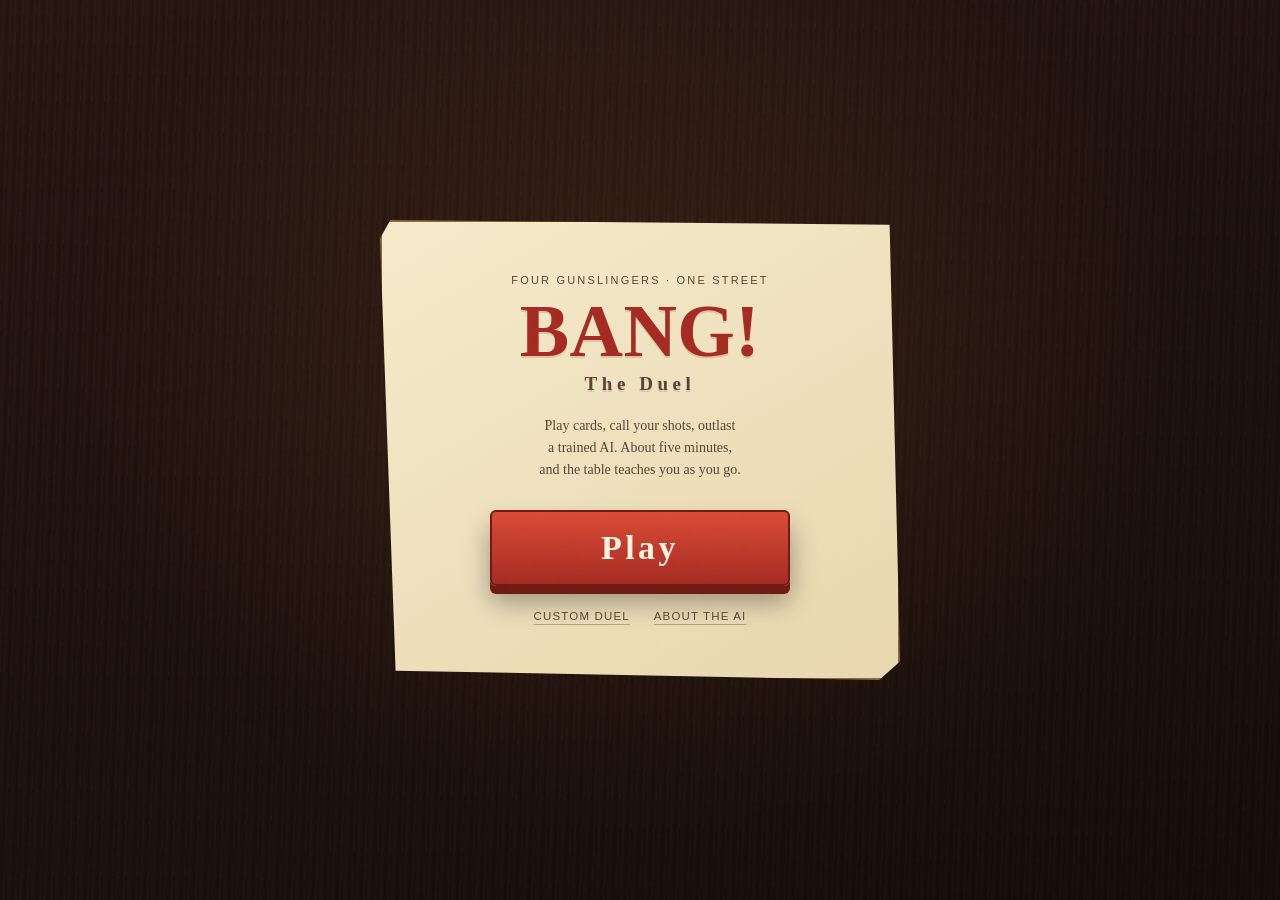
<file: web/index.html>
<!doctype html>
<html lang="en">
<head>
  <meta charset="utf-8">
  <meta name="viewport" content="width=device-width, initial-scale=1">
  <meta name="theme-color" content="#1b100d">
  <title>BANG! The Duel · Engine Table</title>
  <link rel="icon" href="favicon.svg" type="image/svg+xml">
  <link rel="stylesheet" href="styles.css">
</head>
<body>
  <div class="grain" aria-hidden="true"></div>
  <div id="app" class="app-shell" aria-live="polite">
    <div class="boot-card">
      <span class="boot-kicker">Loading the frontier</span>
      <strong>BANG! THE DUEL</strong>
      <span class="boot-line"></span>
    </div>
  </div>
  <div id="stage-root" aria-hidden="true"></div>
  <div id="modal-root"></div>
  <div id="drag-root"></div>
  <div id="fx-root" aria-hidden="true"></div>
  <div id="toast" hidden role="alert"></div>
  <div id="tooltip" hidden></div>
  <script src="targeting.js"></script>
  <script src="card-fx.js"></script>
  <script src="history.js"></script>
  <script src="voxel-models.js"></script>
  <script src="app.js"></script>
  <script type="module" src="voxel-stage.js"></script>
</body>
</html>
</file>
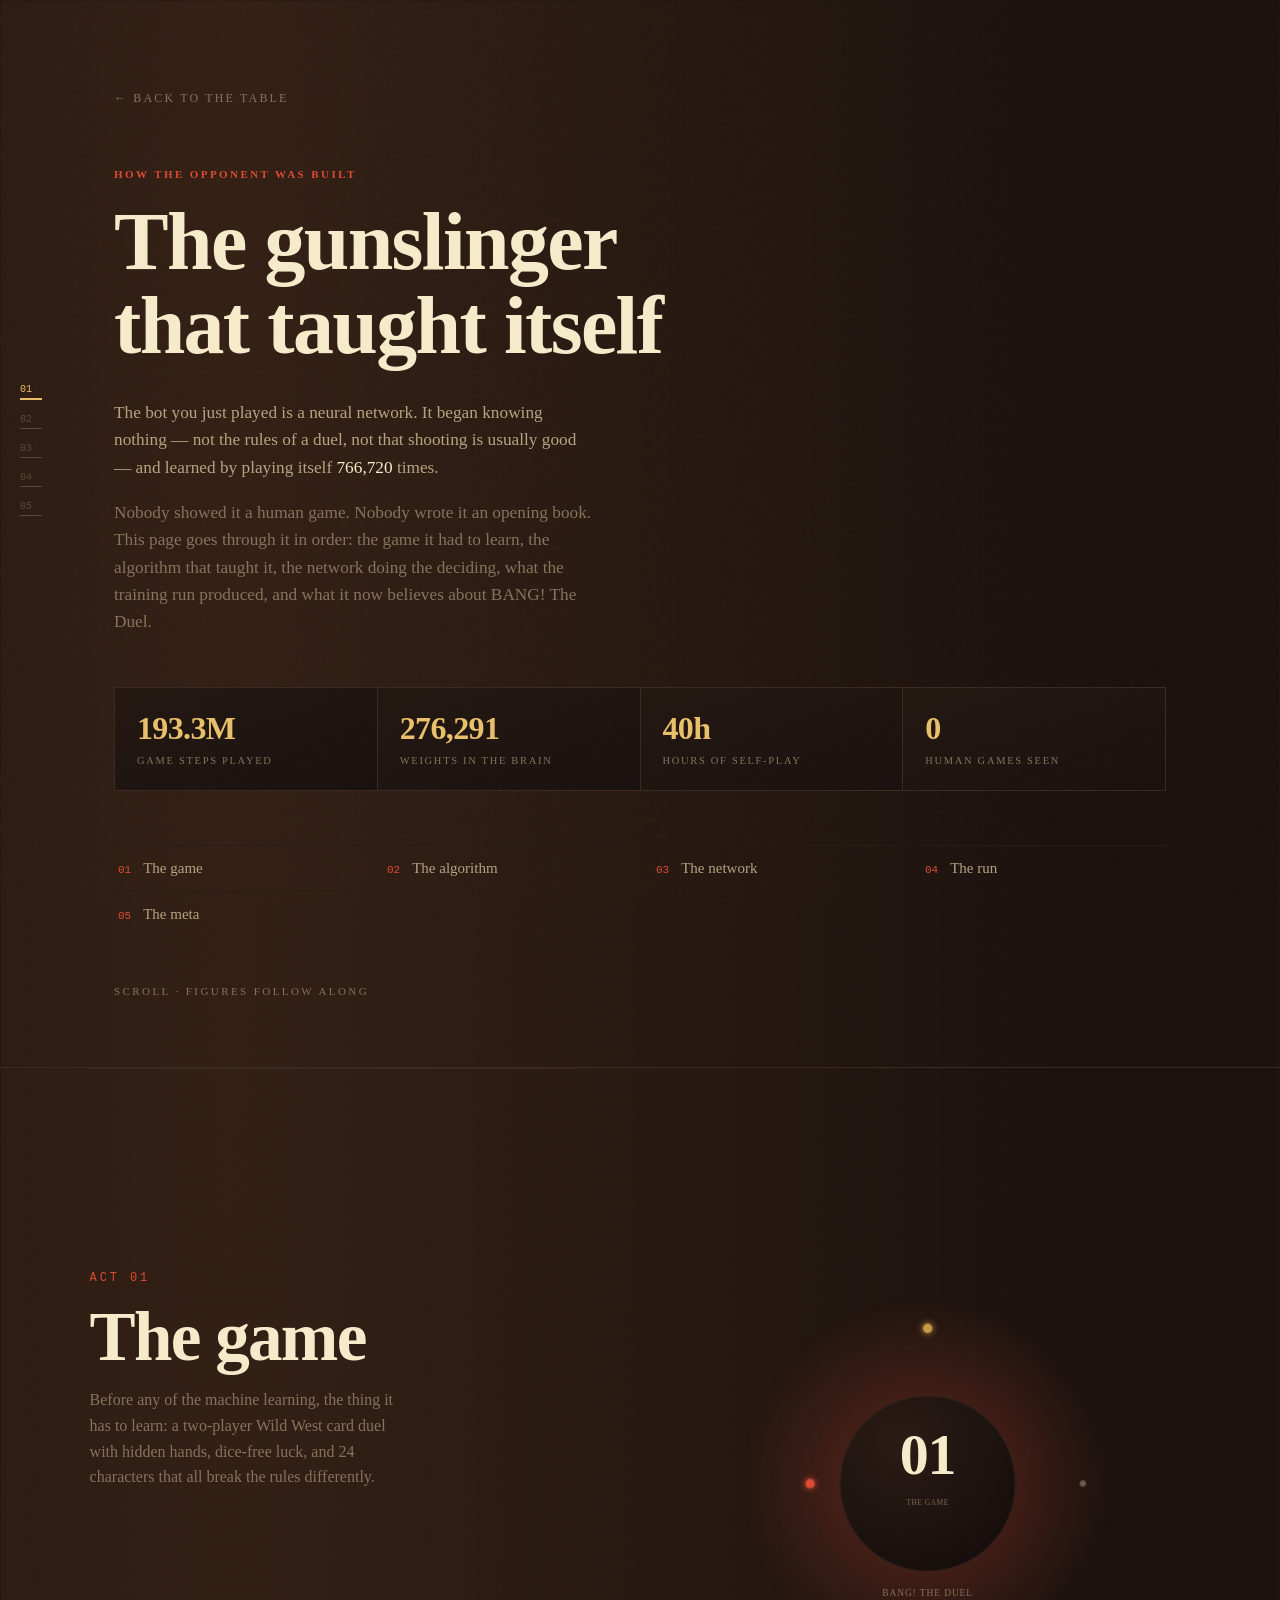
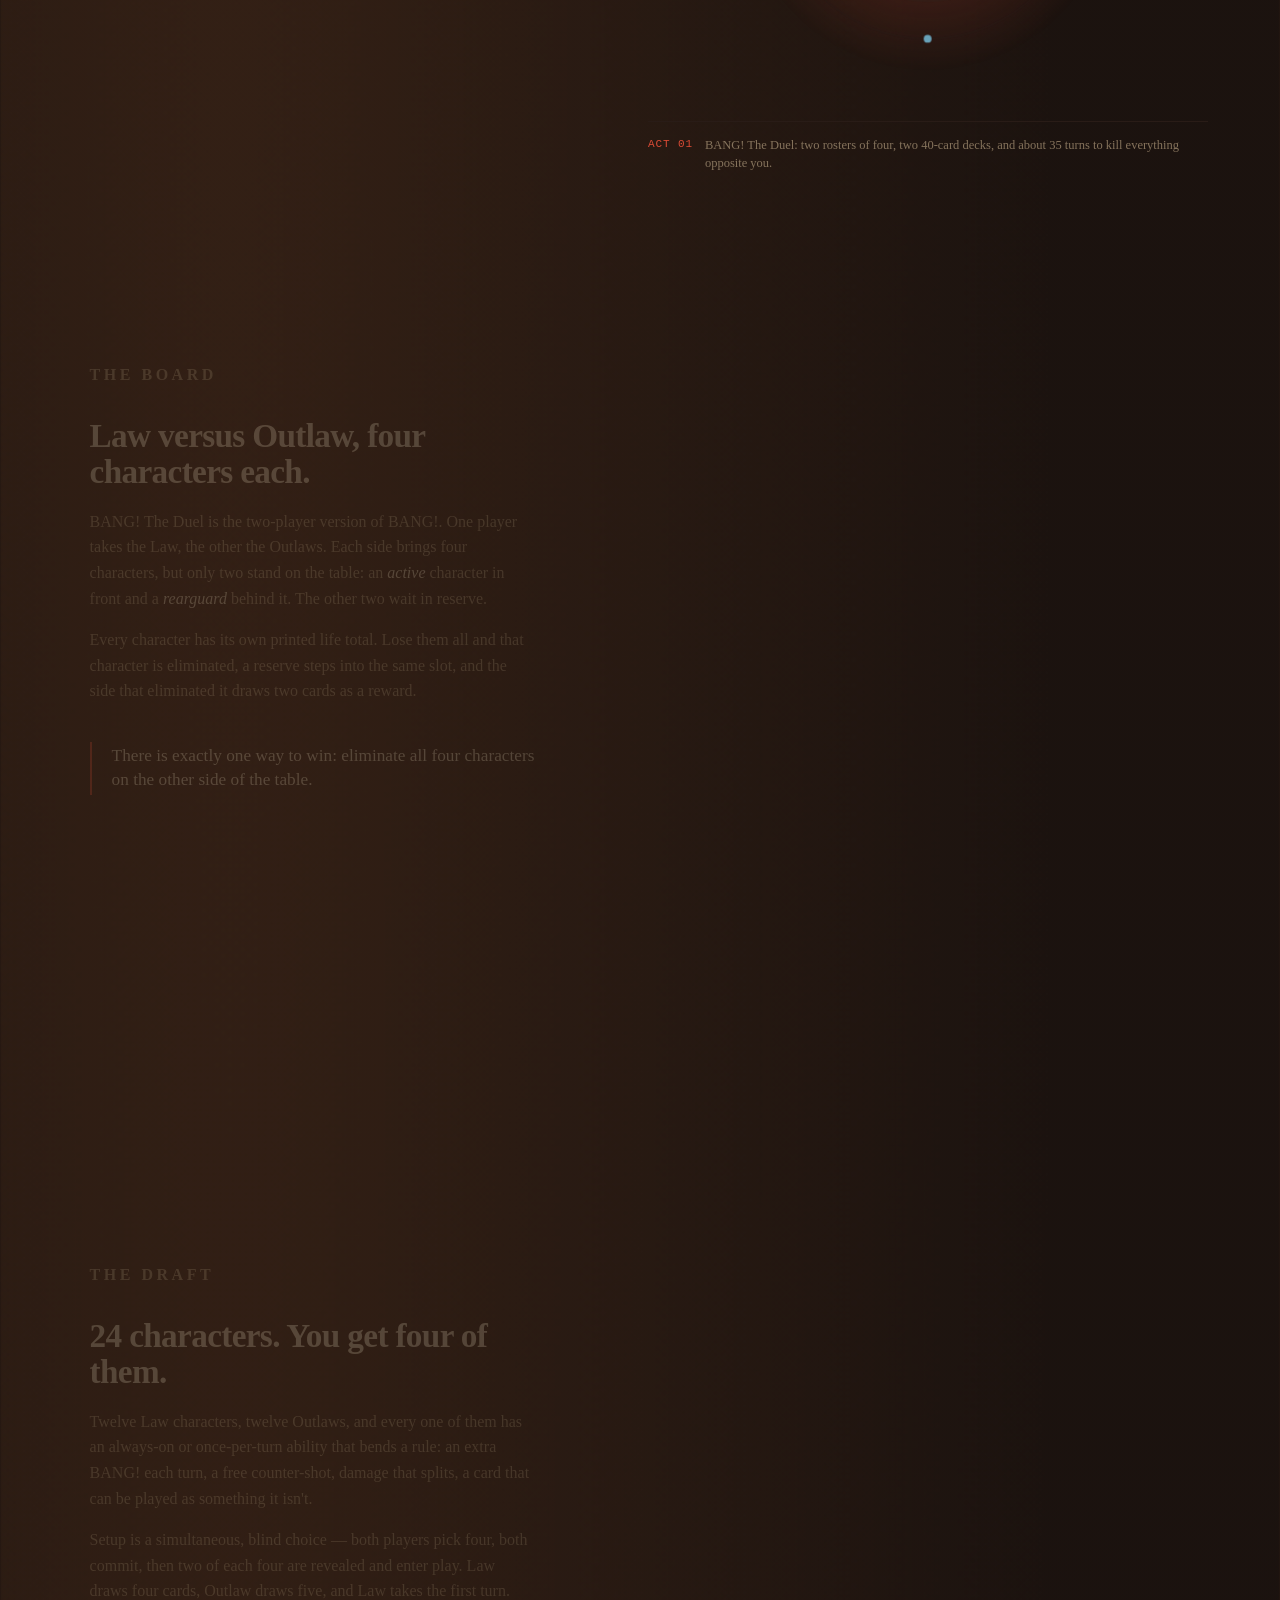
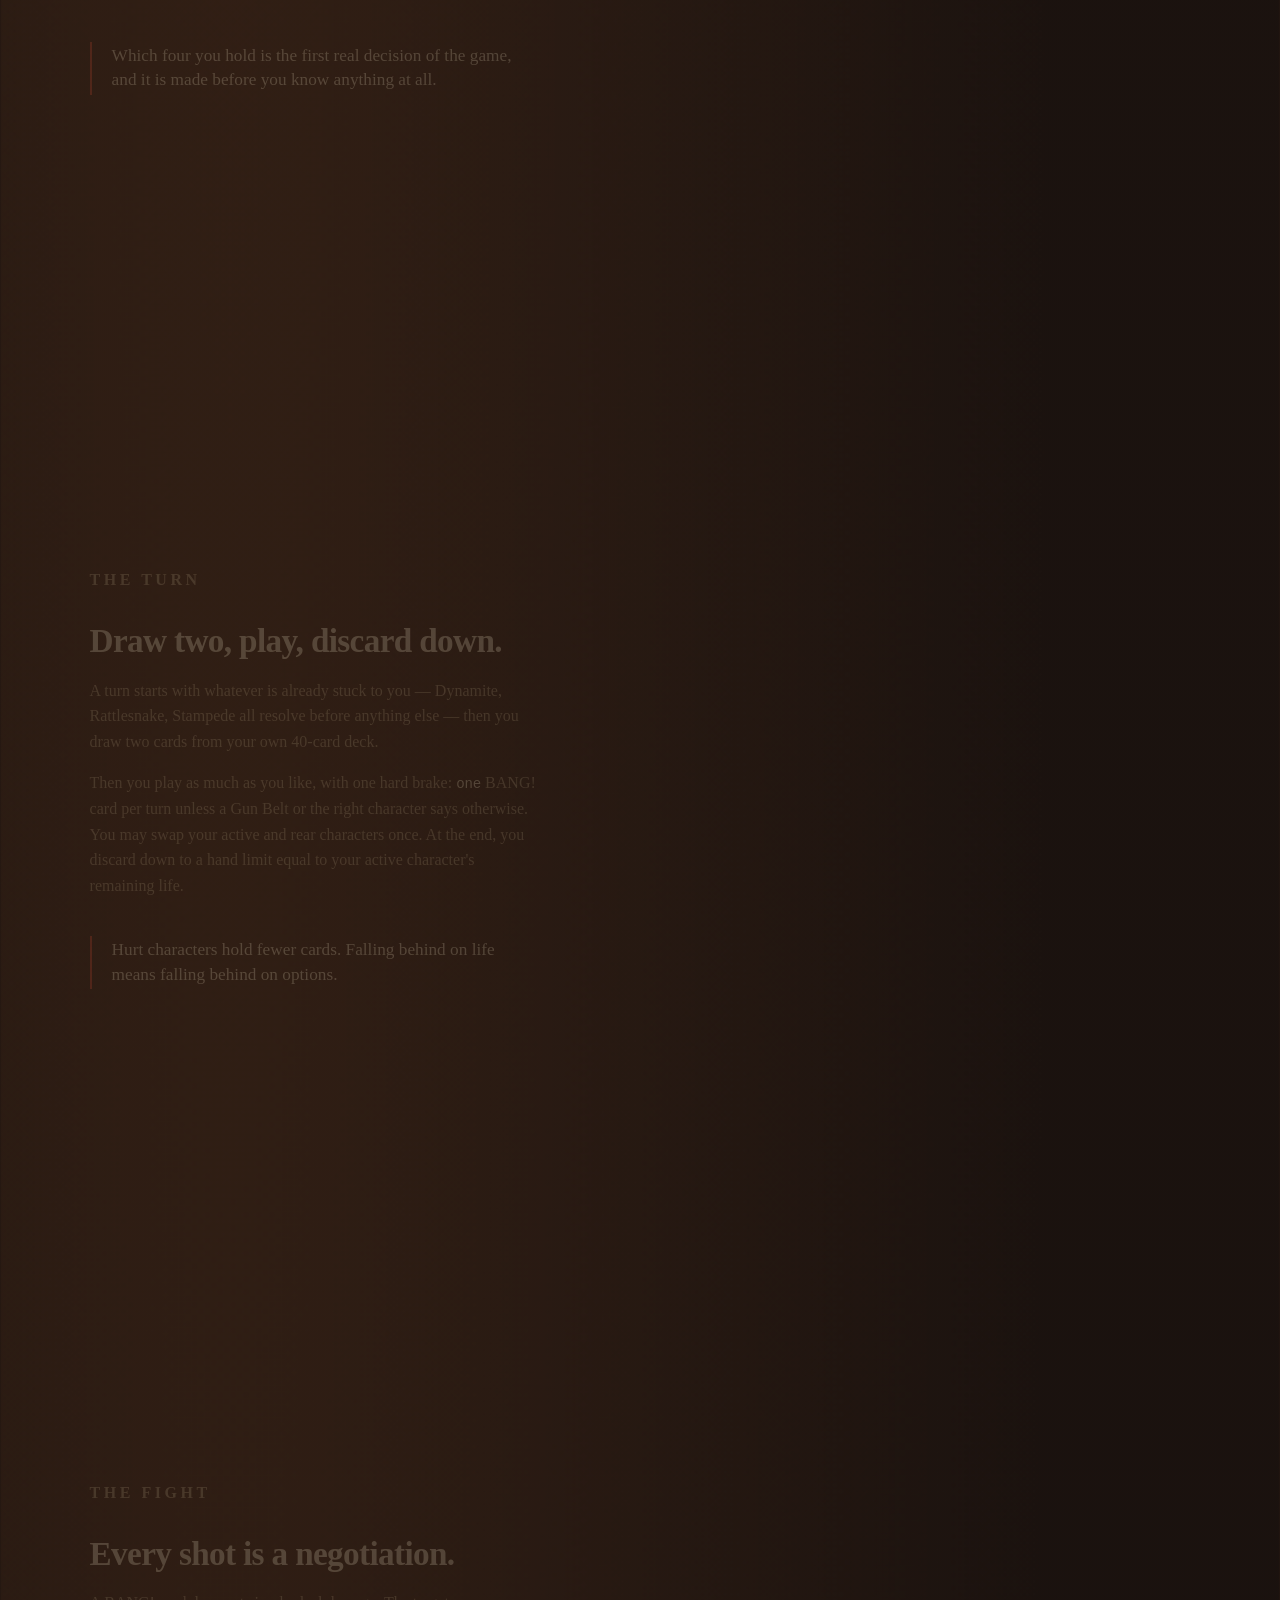
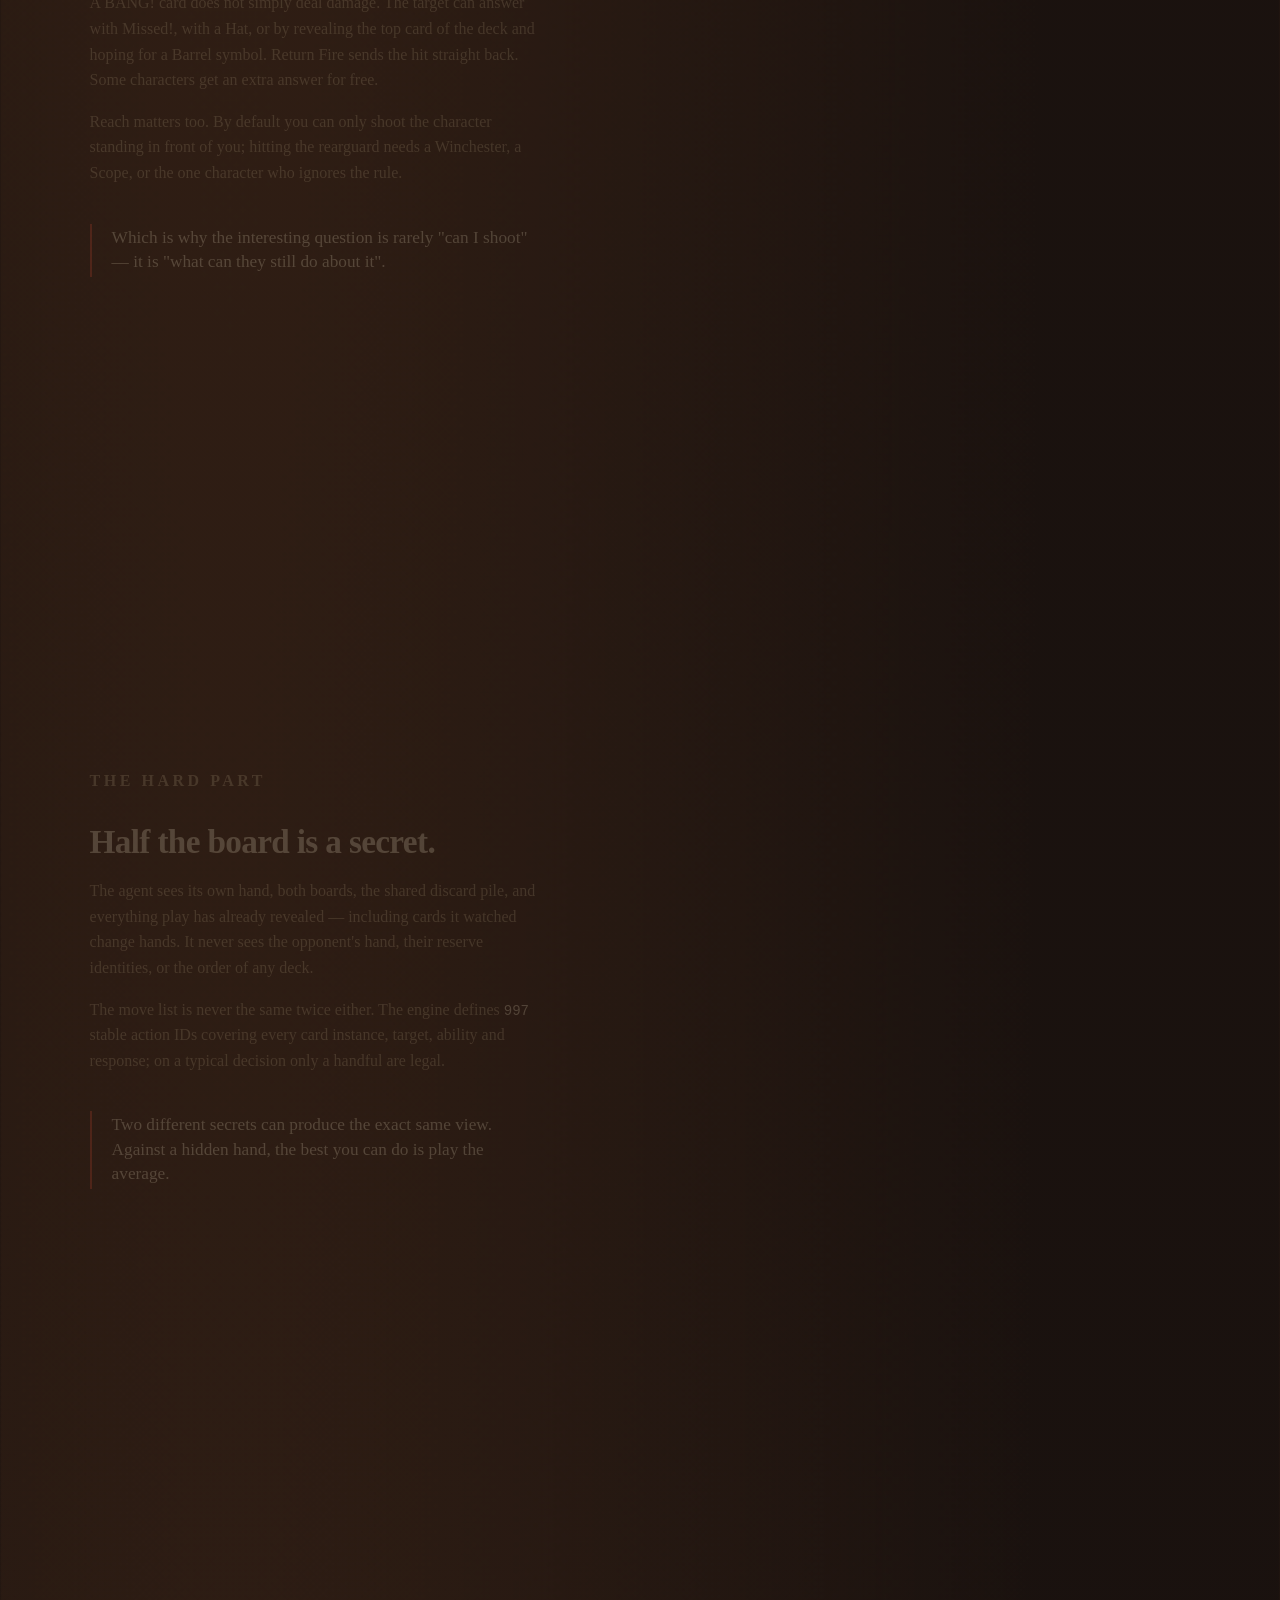
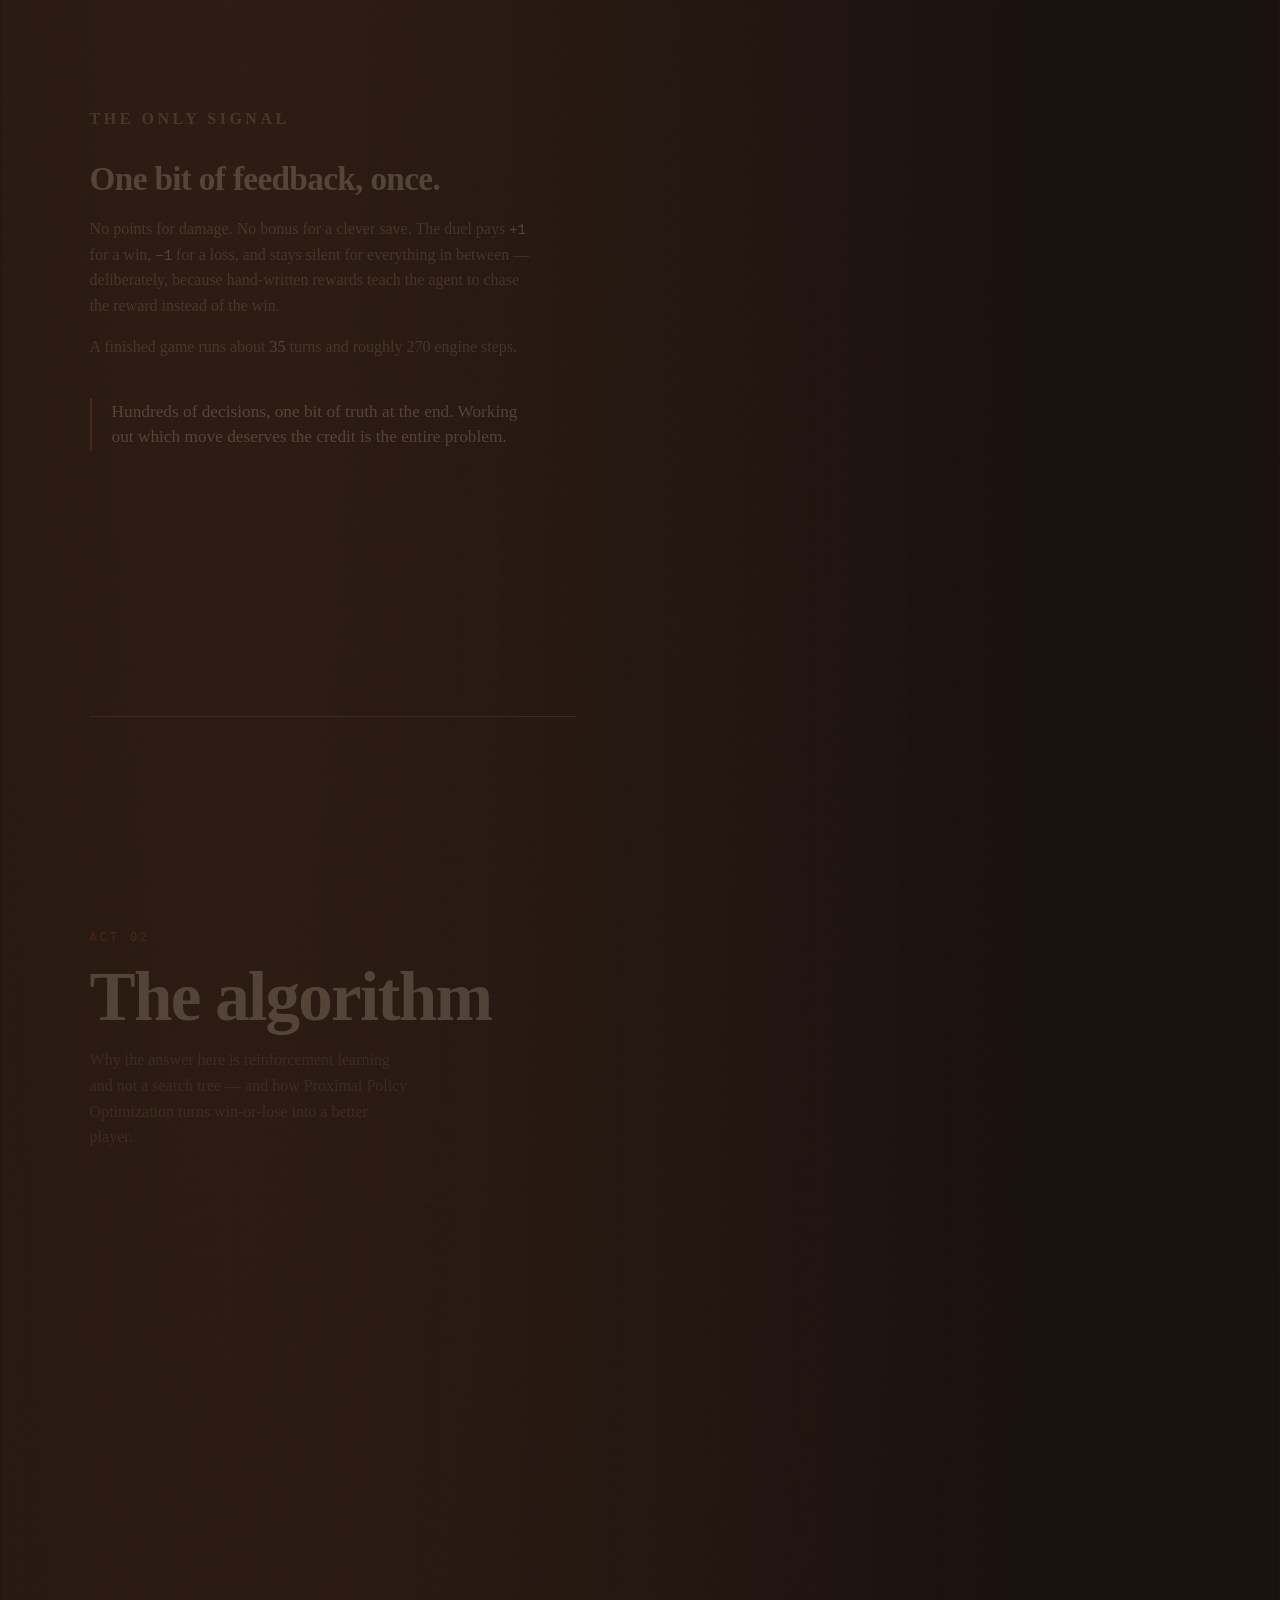
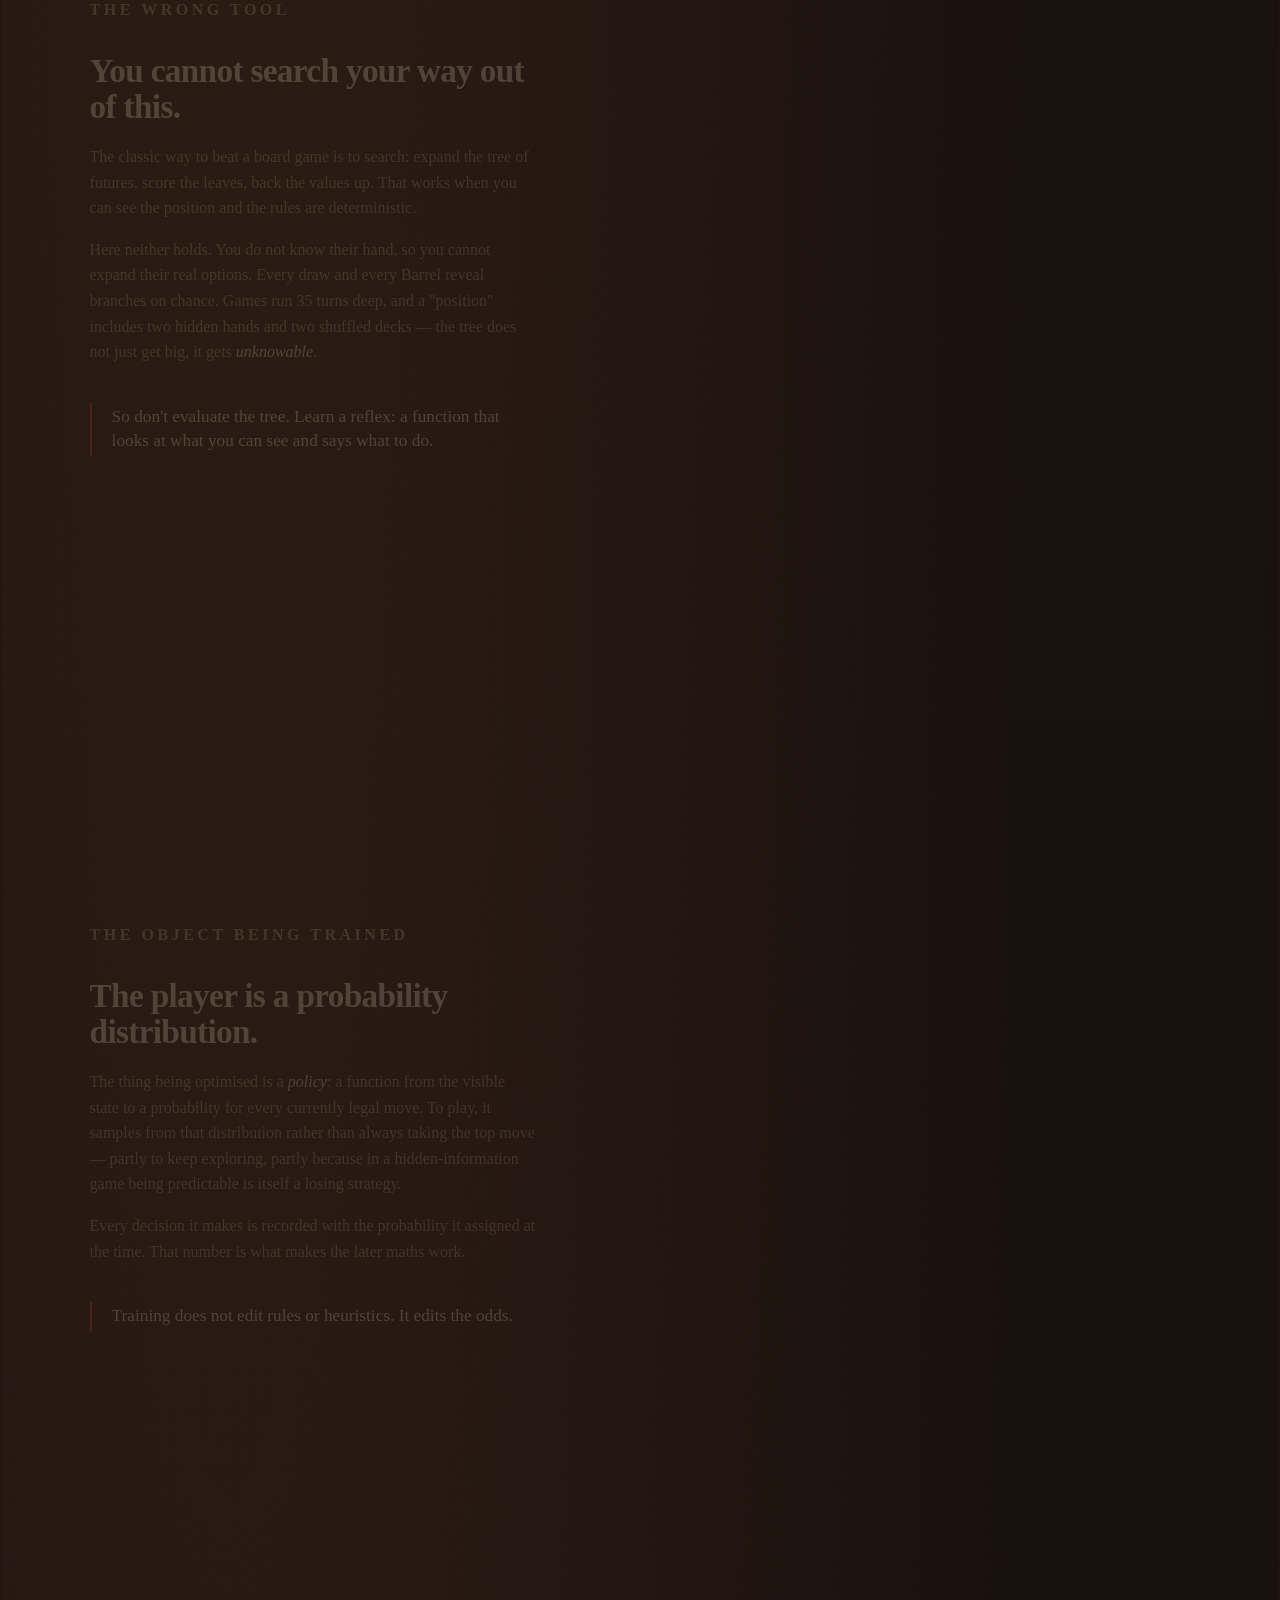
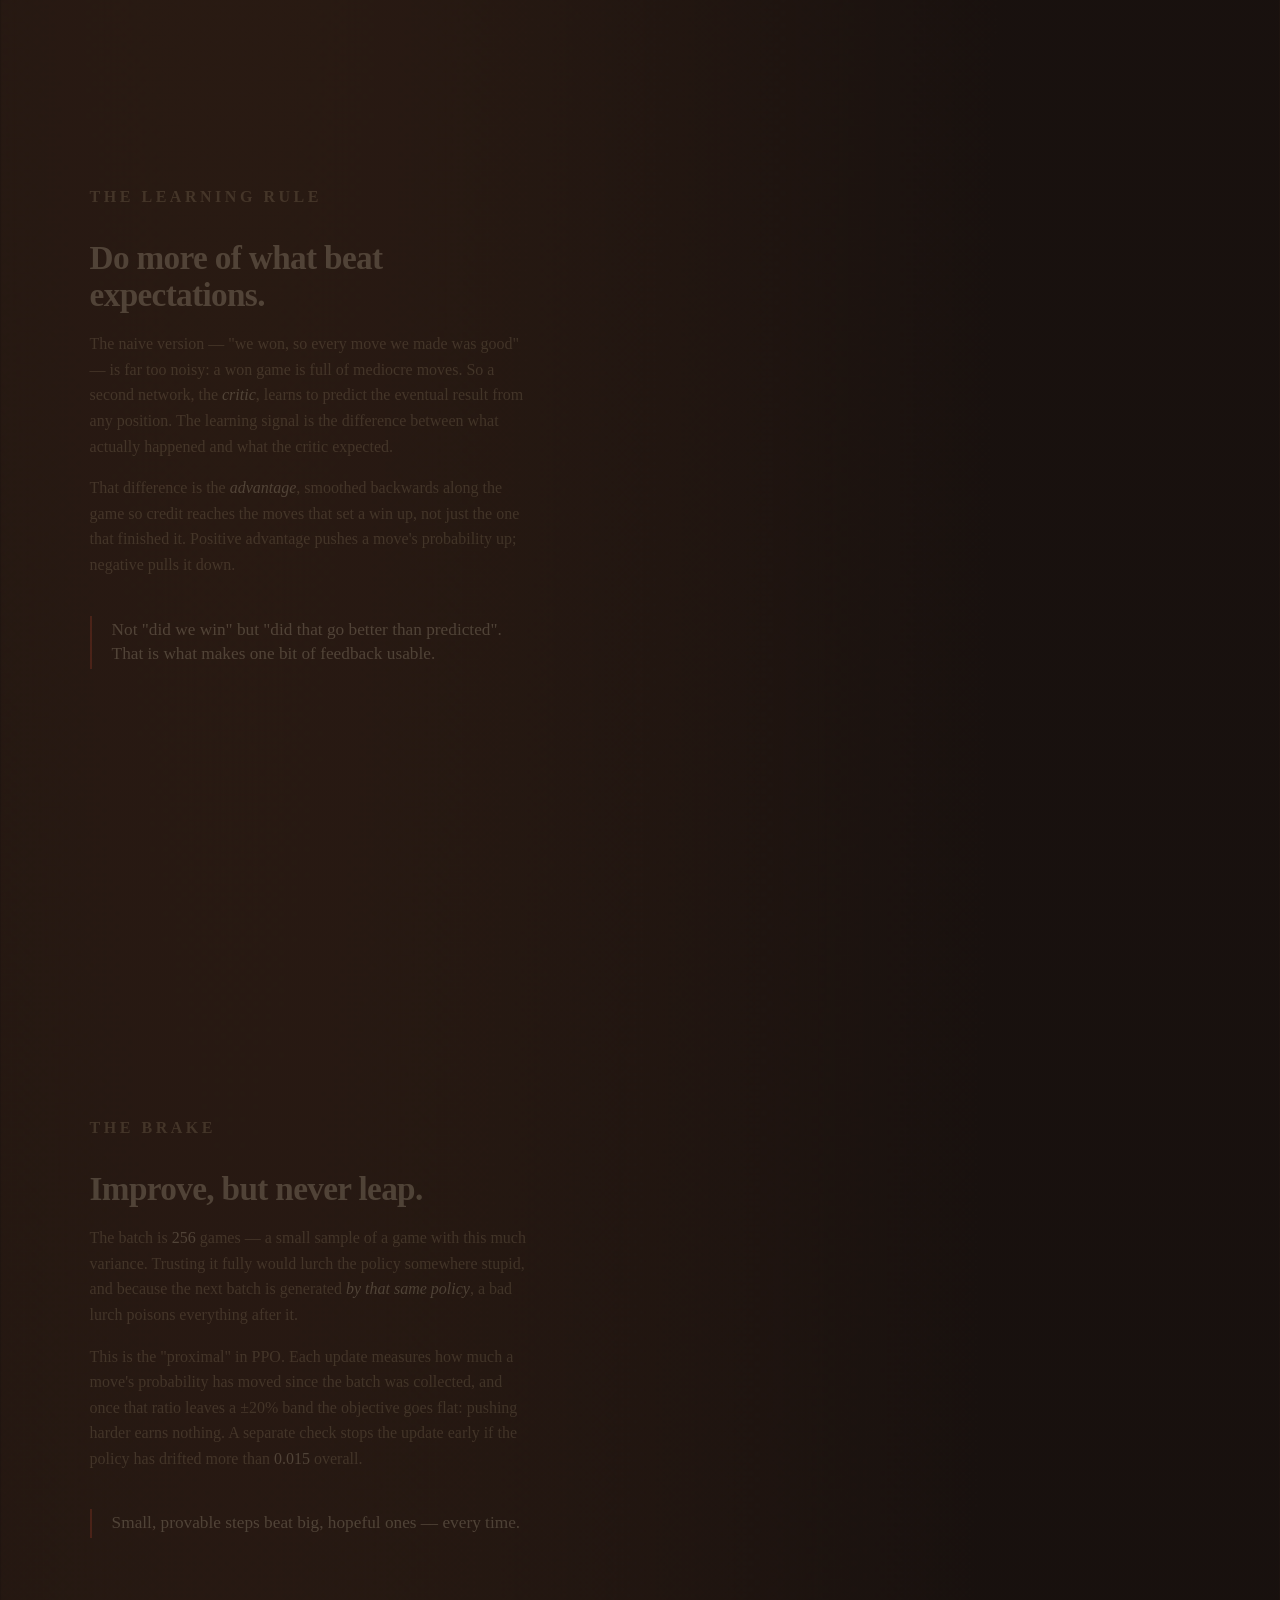
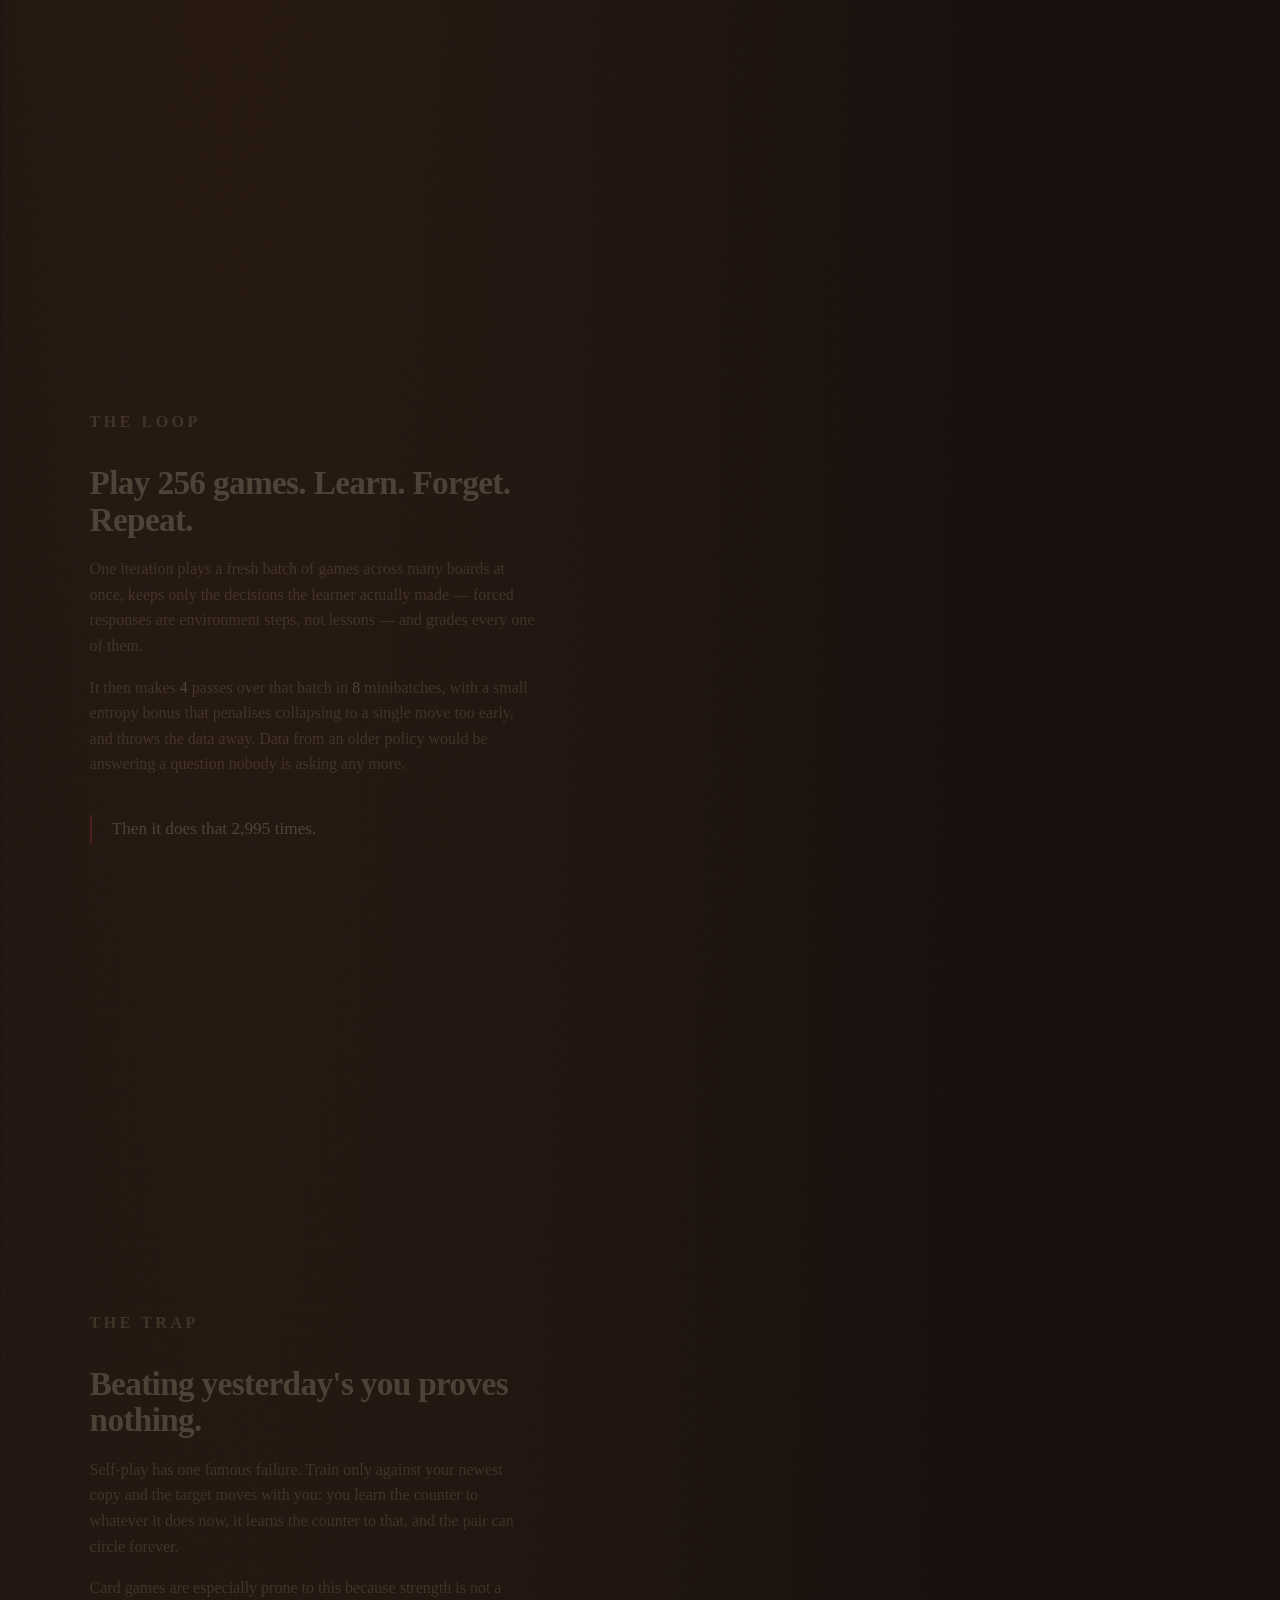
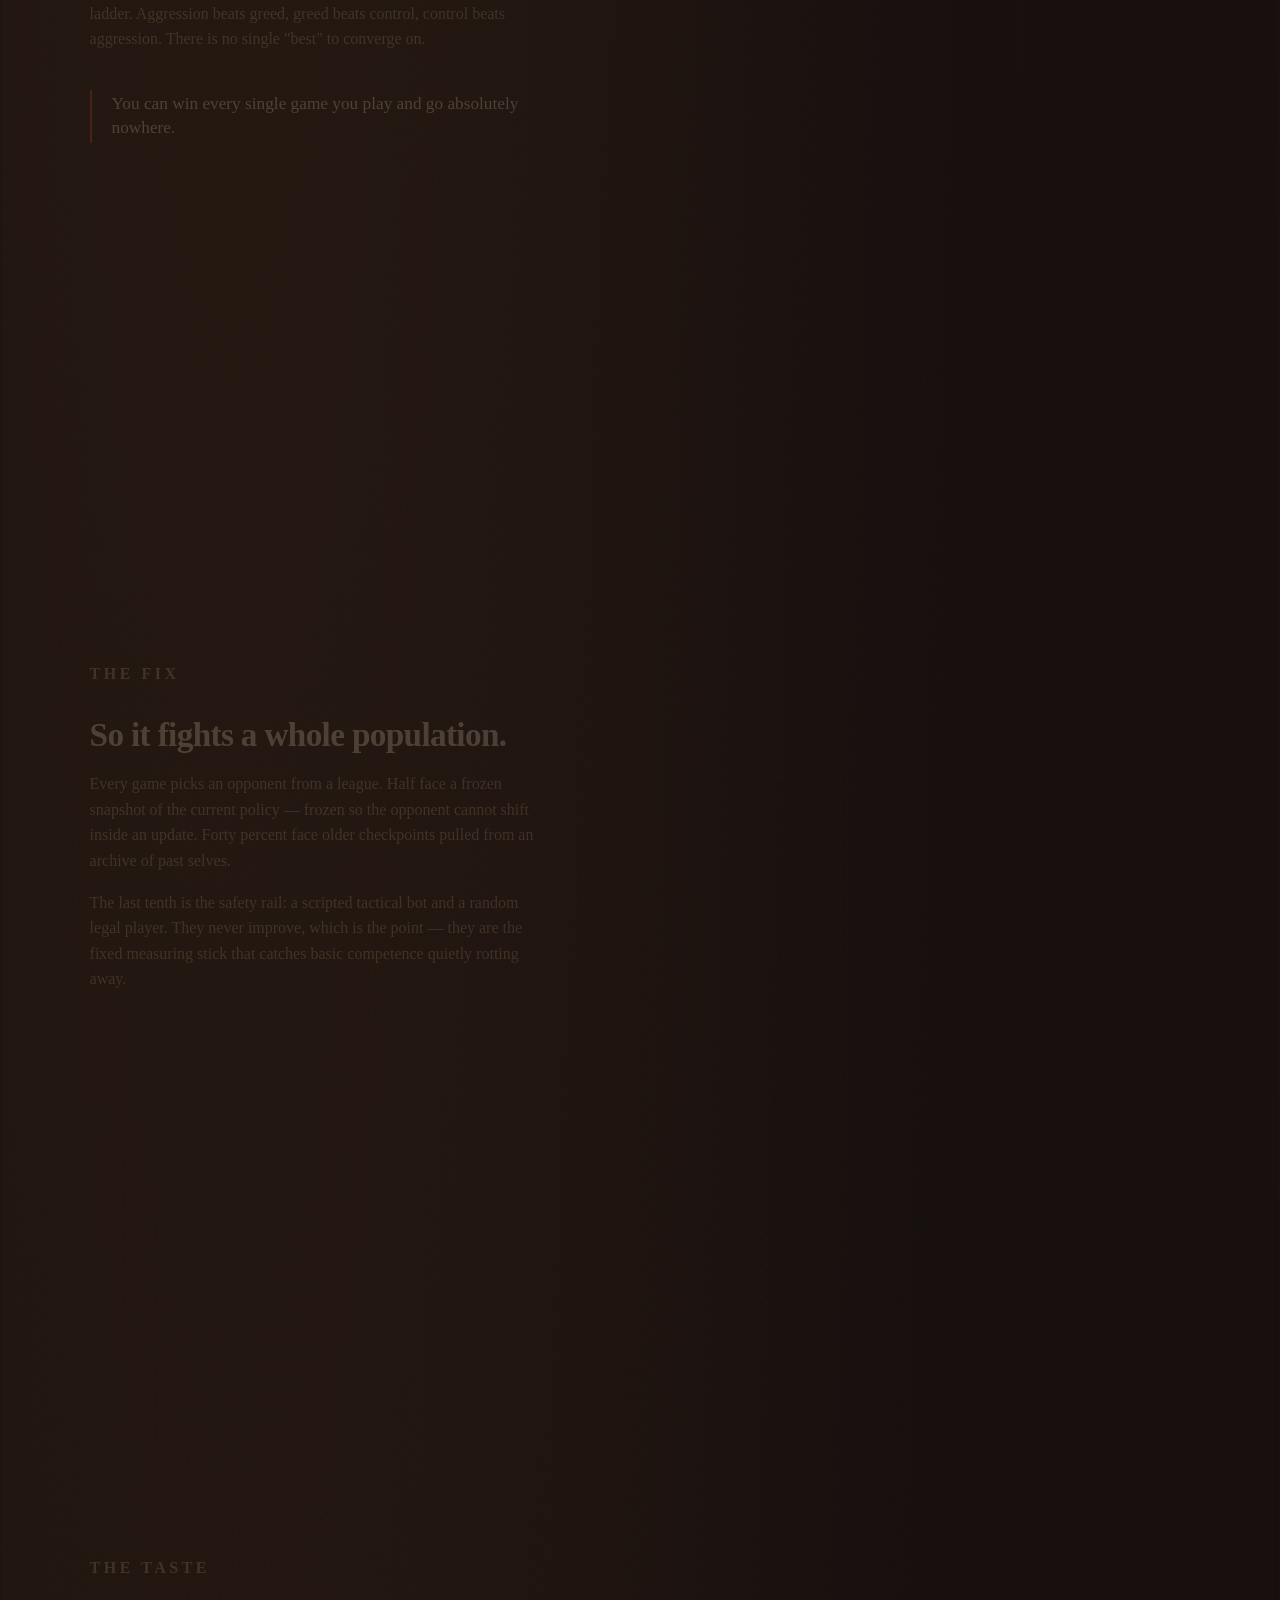
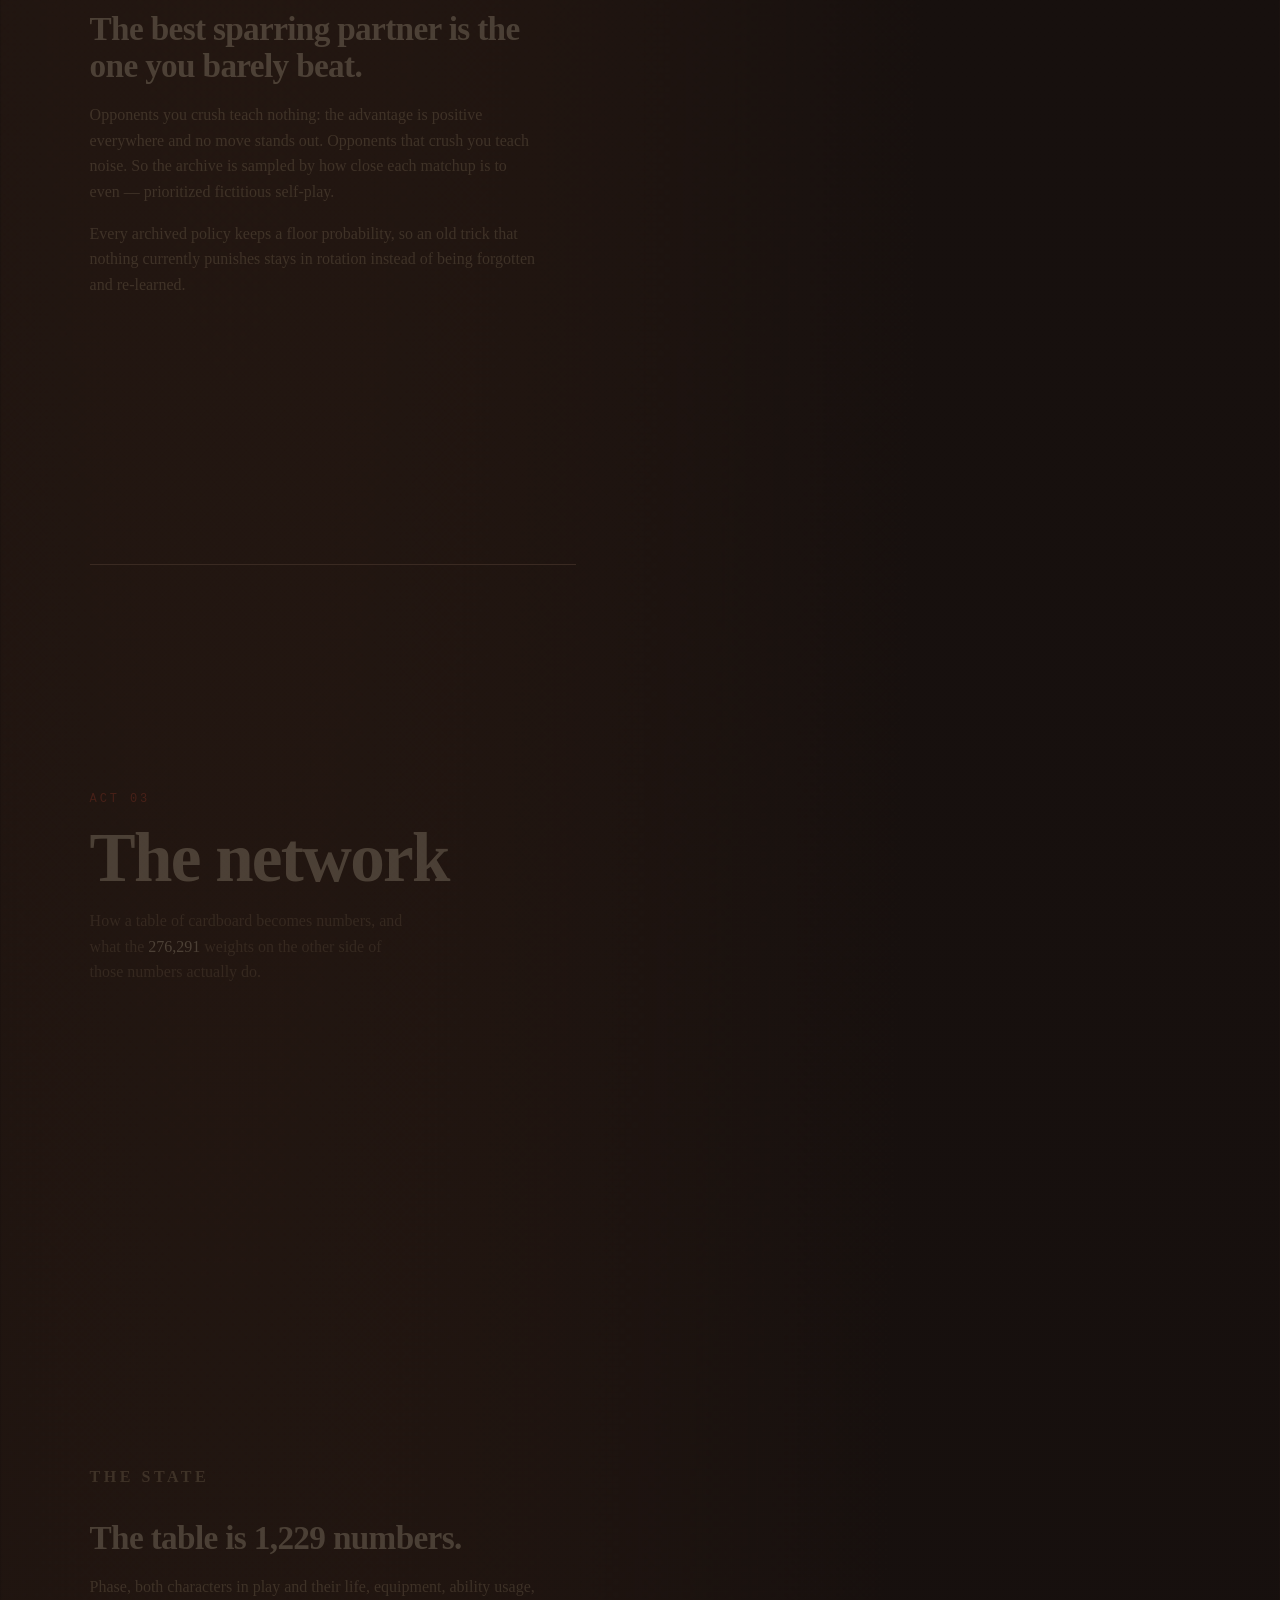
<file: web/about.html>
<!doctype html>
<html lang="en">
<head>
  <meta charset="utf-8">
  <meta name="viewport" content="width=device-width, initial-scale=1">
  <meta name="theme-color" content="#17100e">
  <meta name="description" content="How a neural network taught itself to play BANG! The Duel — the game, the algorithm, the network, the training run, and the meta it found.">
  <title>The Gunslinger That Taught Itself · BANG! The Duel</title>
  <link rel="icon" href="favicon.svg" type="image/svg+xml">
  <link rel="stylesheet" href="about.css">
</head>
<body>
  <div class="grain" aria-hidden="true"></div>

  <header class="masthead">
    <a class="site-nav" href="index.html">← Back to the table</a>

    <p class="eyebrow">How the opponent was built</p>
    <h1>The gunslinger<br>that taught itself</h1>
    <p class="lede">
      The bot you just played is a neural network. It began knowing nothing — not
      the rules of a duel, not that shooting is usually good — and learned by
      playing itself <span data-training-games>—</span> times.
    </p>
    <p class="lede lede-quiet">
      Nobody showed it a human game. Nobody wrote it an opening book. This page
      goes through it in order: the game it had to learn, the algorithm that
      taught it, the network doing the deciding, what the training run produced,
      and what it now believes about BANG! The Duel.
    </p>

    <dl class="stat-strip">
      <div><dt data-count="steps">—</dt><dd>game steps played</dd></div>
      <div><dt data-count="parameters">—</dt><dd>weights in the brain</dd></div>
      <div><dt data-count="hours">—</dt><dd>hours of self-play</dd></div>
      <div><dt>0</dt><dd>human games seen</dd></div>
    </dl>

    <nav class="syllabus" aria-label="Contents">
      <ol>
        <li><a href="#part-1"><span>01</span>The game</a></li>
        <li><a href="#part-2"><span>02</span>The algorithm</a></li>
        <li><a href="#part-3"><span>03</span>The network</a></li>
        <li><a href="#part-4"><span>04</span>The run</a></li>
        <li><a href="#part-5"><span>05</span>The meta</a></li>
      </ol>
    </nav>

    <p class="scroll-hint">Scroll · figures follow along</p>
  </header>

  <nav class="rail" aria-label="Progress">
    <ol>
      <li><a href="#part-1" data-rail="1"><span>01</span><em>The game</em></a></li>
      <li><a href="#part-2" data-rail="2"><span>02</span><em>The algorithm</em></a></li>
      <li><a href="#part-3" data-rail="3"><span>03</span><em>The network</em></a></li>
      <li><a href="#part-4" data-rail="4"><span>04</span><em>The run</em></a></li>
      <li><a href="#part-5" data-rail="5"><span>05</span><em>The meta</em></a></li>
    </ol>
  </nav>

  <main class="lecture">
    <div class="column-figure" aria-hidden="true">
      <div class="figure-sticky">
        <div id="visual-stage" class="visual-stage"></div>
        <figcaption class="figure-caption">
          <span class="figure-label" data-figure-label>Figure</span>
          <span class="figure-text" data-figure-text></span>
        </figcaption>
      </div>
    </div>

    <div class="column-text">

      <!-- ============ ACT 1 · THE GAME ============ -->
      <header class="step part-head" id="part-1" data-part="1" data-scene="chapter"
              data-part-title="The game"
              data-figure-caption="BANG! The Duel: two rosters of four, two 40-card decks, and about 35 turns to kill everything opposite you.">
        <p class="part-number">Act 01</p>
        <h2>The game</h2>
        <p>Before any of the machine learning, the thing it has to learn: a two-player Wild West card duel with hidden hands, dice-free luck, and 24 characters that all break the rules differently.</p>
      </header>

      <article class="step" data-scene="duel"
               data-figure-caption="Two rosters of four. One character active, one covering the rear, two waiting in reserve.">
        <p class="eyebrow">The board</p>
        <h3>Law versus Outlaw, four characters each.</h3>
        <p>BANG! The Duel is the two-player version of BANG!. One player takes the Law, the other the Outlaws. Each side brings four characters, but only two stand on the table: an <em>active</em> character in front and a <em>rearguard</em> behind it. The other two wait in reserve.</p>
        <p>Every character has its own printed life total. Lose them all and that character is eliminated, a reserve steps into the same slot, and the side that eliminated it draws two cards as a reward.</p>
        <p class="beat">There is exactly one way to win: eliminate all four characters on the other side of the table.</p>
      </article>

      <article class="step" data-scene="roster"
               data-figure-caption="24 characters, twelve a side. Four are drafted; two of those four are seen by the opponent at setup.">
        <p class="eyebrow">The draft</p>
        <h3>24 characters. You get four of them.</h3>
        <p>Twelve Law characters, twelve Outlaws, and every one of them has an always-on or once-per-turn ability that bends a rule: an extra BANG! each turn, a free counter-shot, damage that splits, a card that can be played as something it isn't.</p>
        <p>Setup is a simultaneous, blind choice — both players pick four, both commit, then two of each four are revealed and enter play. Law draws four cards, Outlaw draws five, and Law takes the first turn.</p>
        <p class="beat">Which four you hold is the first real decision of the game, and it is made before you know anything at all.</p>
      </article>

      <article class="step" data-scene="turn"
               data-figure-caption="One turn: hazards resolve, you draw two, you play, then you discard down to your active character's life.">
        <p class="eyebrow">The turn</p>
        <h3>Draw two, play, discard down.</h3>
        <p>A turn starts with whatever is already stuck to you — Dynamite, Rattlesnake, Stampede all resolve before anything else — then you draw two cards from your own 40-card deck.</p>
        <p>Then you play as much as you like, with one hard brake: <span class="mono">one</span> BANG! card per turn unless a Gun Belt or the right character says otherwise. You may swap your active and rear characters once. At the end, you discard down to a hand limit equal to your active character's remaining life.</p>
        <p class="beat">Hurt characters hold fewer cards. Falling behind on life means falling behind on options.</p>
      </article>

      <article class="step" data-scene="combat"
               data-figure-caption="A shot is not resolved when it is played — it opens a chain of answers, each of which is its own decision.">
        <p class="eyebrow">The fight</p>
        <h3>Every shot is a negotiation.</h3>
        <p>A BANG! card does not simply deal damage. The target can answer with Missed!, with a Hat, or by revealing the top card of the deck and hoping for a Barrel symbol. Return Fire sends the hit straight back. Some characters get an extra answer for free.</p>
        <p>Reach matters too. By default you can only shoot the character standing in front of you; hitting the rearguard needs a Winchester, a Scope, or the one character who ignores the rule.</p>
        <p class="beat">Which is why the interesting question is rarely "can I shoot" — it is "what can they still do about it".</p>
      </article>

      <article class="step" data-scene="hidden"
               data-figure-caption="The information boundary: own hand and public table on one side, opponent hand, reserves and deck order in the dark.">
        <p class="eyebrow">The hard part</p>
        <h3>Half the board is a secret.</h3>
        <p>The agent sees its own hand, both boards, the shared discard pile, and everything play has already revealed — including cards it watched change hands. It never sees the opponent's hand, their reserve identities, or the order of any deck.</p>
        <p>The move list is never the same twice either. The engine defines <span class="mono">997</span> stable action IDs covering every card instance, target, ability and response; on a typical decision only a handful are legal.</p>
        <p class="beat">Two different secrets can produce the exact same view. Against a hidden hand, the best you can do is play the average.</p>
      </article>

      <article class="step" data-scene="objective"
               data-figure-caption="Nothing, nothing, nothing — and then win or lose. About 35 turns of silence per game.">
        <p class="eyebrow">The only signal</p>
        <h3>One bit of feedback, once.</h3>
        <p>No points for damage. No bonus for a clever save. The duel pays <span class="mono">+1</span> for a win, <span class="mono">−1</span> for a loss, and stays silent for everything in between — deliberately, because hand-written rewards teach the agent to chase the reward instead of the win.</p>
        <p>A finished game runs about <span data-mean-turns>—</span> turns and roughly 270 engine steps.</p>
        <p class="beat">Hundreds of decisions, one bit of truth at the end. Working out which move deserves the credit is the entire problem.</p>
      </article>

      <!-- ============ ACT 2 · THE ALGORITHM ============ -->
      <header class="step part-head" id="part-2" data-part="2" data-scene="chapter"
              data-part-title="The algorithm"
              data-figure-caption="PPO: play a batch, work out which moves beat expectations, nudge those up, never lurch.">
        <p class="part-number">Act 02</p>
        <h2>The algorithm</h2>
        <p>Why the answer here is reinforcement learning and not a search tree — and how Proximal Policy Optimization turns win-or-lose into a better player.</p>
      </header>

      <article class="step" data-scene="search"
               data-figure-caption="Chess-style search wants a tree it can evaluate. This game hands it a fog and a coin.">
        <p class="eyebrow">The wrong tool</p>
        <h3>You cannot search your way out of this.</h3>
        <p>The classic way to beat a board game is to search: expand the tree of futures, score the leaves, back the values up. That works when you can see the position and the rules are deterministic.</p>
        <p>Here neither holds. You do not know their hand, so you cannot expand their real options. Every draw and every Barrel reveal branches on chance. Games run 35 turns deep, and a "position" includes two hidden hands and two shuffled decks — the tree does not just get big, it gets <em>unknowable</em>.</p>
        <p class="beat">So don't evaluate the tree. Learn a reflex: a function that looks at what you can see and says what to do.</p>
      </article>

      <article class="step" data-scene="policy"
               data-figure-caption="A policy: everything visible goes in, a probability for each legal move comes out. Sample, play, record.">
        <p class="eyebrow">The object being trained</p>
        <h3>The player is a probability distribution.</h3>
        <p>The thing being optimised is a <em>policy</em>: a function from the visible state to a probability for every currently legal move. To play, it samples from that distribution rather than always taking the top move — partly to keep exploring, partly because in a hidden-information game being predictable is itself a losing strategy.</p>
        <p>Every decision it makes is recorded with the probability it assigned at the time. That number is what makes the later maths work.</p>
        <p class="beat">Training does not edit rules or heuristics. It edits the odds.</p>
      </article>

      <article class="step" data-scene="gradient"
               data-figure-caption="Beat the critic's prediction and the move gets played more. Fall short and it fades.">
        <p class="eyebrow">The learning rule</p>
        <h3>Do more of what beat expectations.</h3>
        <p>The naive version — "we won, so every move we made was good" — is far too noisy: a won game is full of mediocre moves. So a second network, the <em>critic</em>, learns to predict the eventual result from any position. The learning signal is the difference between what actually happened and what the critic expected.</p>
        <p>That difference is the <em>advantage</em>, smoothed backwards along the game so credit reaches the moves that set a win up, not just the one that finished it. Positive advantage pushes a move's probability up; negative pulls it down.</p>
        <p class="beat">Not "did we win" but "did that go better than predicted". That is what makes one bit of feedback usable.</p>
      </article>

      <article class="step" data-scene="clip"
               data-figure-caption="Past a ±20% change in a move's probability, pushing harder buys the update nothing at all.">
        <p class="eyebrow">The brake</p>
        <h3>Improve, but never leap.</h3>
        <p>The batch is <span data-batch-games>—</span> games — a small sample of a game with this much variance. Trusting it fully would lurch the policy somewhere stupid, and because the next batch is generated <em>by that same policy</em>, a bad lurch poisons everything after it.</p>
        <p>This is the "proximal" in PPO. Each update measures how much a move's probability has moved since the batch was collected, and once that ratio leaves a ±20% band the objective goes flat: pushing harder earns nothing. A separate check stops the update early if the policy has drifted more than <span data-target-kl>—</span> overall.</p>
        <p class="beat">Small, provable steps beat big, hopeful ones — every time.</p>
      </article>

      <article class="step" data-scene="update"
               data-figure-caption="Play a batch, grade it, take a few small steps, throw the data away, repeat.">
        <p class="eyebrow">The loop</p>
        <h3>Play <span data-batch-games>—</span> games. Learn. Forget. Repeat.</h3>
        <p>One iteration plays a fresh batch of games across many boards at once, keeps only the decisions the learner actually made — forced responses are environment steps, not lessons — and grades every one of them.</p>
        <p>It then makes <span data-update-epochs>—</span> passes over that batch in <span data-minibatches>—</span> minibatches, with a small entropy bonus that penalises collapsing to a single move too early, and throws the data away. Data from an older policy would be answering a question nobody is asking any more.</p>
        <p class="beat">Then it does that <span data-training-iterations>—</span> times.</p>
      </article>

      <article class="step" data-scene="nontransitivity"
               data-figure-caption="Strategy strength is a cycle, not a ladder: A beats B beats C beats A.">
        <p class="eyebrow">The trap</p>
        <h3>Beating yesterday's you proves nothing.</h3>
        <p>Self-play has one famous failure. Train only against your newest copy and the target moves with you: you learn the counter to whatever it does now, it learns the counter to that, and the pair can circle forever.</p>
        <p>Card games are especially prone to this because strength is not a ladder. Aggression beats greed, greed beats control, control beats aggression. There is no single "best" to converge on.</p>
        <p class="beat">You can win every single game you play and go absolutely nowhere.</p>
      </article>

      <article class="step" data-scene="league"
               data-figure-caption="Opponent chosen per game: half a frozen copy, 40% sampled history, 10% fixed anchors.">
        <p class="eyebrow">The fix</p>
        <h3>So it fights a whole population.</h3>
        <p>Every game picks an opponent from a league. Half face a frozen snapshot of the current policy — frozen so the opponent cannot shift inside an update. Forty percent face older checkpoints pulled from an archive of past selves.</p>
        <p>The last tenth is the safety rail: a scripted tactical bot and a random legal player. They never improve, which is the point — they are the fixed measuring stick that catches basic competence quietly rotting away.</p>
      </article>

      <article class="step" data-scene="pfsp"
               data-figure-caption="Close matchups get played most — and nobody in the archive drops out entirely.">
        <p class="eyebrow">The taste</p>
        <h3>The best sparring partner is the one you barely beat.</h3>
        <p>Opponents you crush teach nothing: the advantage is positive everywhere and no move stands out. Opponents that crush you teach noise. So the archive is sampled by how close each matchup is to even — prioritized fictitious self-play.</p>
        <p>Every archived policy keeps a floor probability, so an old trick that nothing currently punishes stays in rotation instead of being forgotten and re-learned.</p>
      </article>

      <!-- ============ ACT 3 · THE NETWORK ============ -->
      <header class="step part-head" id="part-3" data-part="3" data-scene="chapter"
              data-part-title="The network"
              data-figure-caption="Two encoders, a fused trunk, two heads — and a card game flattened into float arrays.">
        <p class="part-number">Act 03</p>
        <h2>The network</h2>
        <p>How a table of cardboard becomes numbers, and what the <span data-parameter-count>—</span> weights on the other side of those numbers actually do.</p>
      </header>

      <article class="step" data-scene="observation"
               data-figure-caption="Everything the agent is allowed to see, packed into one long row of numbers.">
        <p class="eyebrow">The state</p>
        <h3>The table is <span data-observation-size>—</span> numbers.</h3>
        <p>Phase, both characters in play and their life, equipment, ability usage, the discard pile and its top card, the current pending hit and any queued response — all flattened into one fixed-length vector.</p>
        <p>The card-identity parts are strictly observer-scoped: its own hand, its known reserve group, the public discard, and cards it legitimately watched move. Opponent hands and deck order are simply absent, not zeroed-out placeholders it could learn to peek at.</p>
        <p class="beat">And it is always written from the acting seat: me versus them, never Law versus Outlaw. One network plays both sides.</p>
      </article>

      <article class="step" data-scene="action"
               data-figure-caption="What the move does, which card it uses, whose it is, and who it points at.">
        <p class="eyebrow">The moves</p>
        <h3>Describe the move, don't number it.</h3>
        <p>The lazy design gives the network one output slot per action — all 997 — and learns each from scratch. Most would be illegal at any given moment, and every one of the four Missed! copies in your hand would be a separate lesson.</p>
        <p>Instead each legal move is written as <span data-action-size>—</span> semantic features: what kind of move it is, which card name and type, whose card, which relative target, which character, which option in a pending choice.</p>
        <p class="beat">Two copies of the same card produce identical numbers — learn one, get the rest for free.</p>
      </article>

      <article class="step" data-scene="scoring"
               data-figure-caption="Every legal move gets one score; a softmax over just those moves turns the scores into odds.">
        <p class="eyebrow">The choice</p>
        <h3>Score them all, then pick.</h3>
        <p>The network reads the situation once and each candidate move, then returns a single number per move: how much it likes that move, here, now.</p>
        <p>A softmax over <em>only the legal moves</em> turns those scores into probabilities. Nothing has to be masked out afterwards and no decision is padded to some worst-case width, so an illegal play is not unlikely — it is unrepresentable.</p>
      </article>

      <article class="step" data-scene="network"
               data-figure-caption="Board and cards go in one end; a score for one candidate move comes out the other.">
        <p class="eyebrow">The shape</p>
        <h3><span data-parameter-count>—</span> weights. That is the whole player.</h3>
        <p>Two encoders read the observation: one for the public board state, one for card identities, which are far sparser and deserve their own compression. They fuse into a 128-wide trunk with two residual blocks — the part that actually does the thinking.</p>
        <p>From there a situation vector meets each move's features in a small scoring head. It is a plain feed-forward network: no recurrence, no memory of the game so far beyond what the observation encodes.</p>
        <p class="beat">No search, no opening book, no rollouts. One forward pass per move, which is why it can live in a browser tab.</p>
      </article>

      <article class="step" data-scene="interaction"
               data-figure-caption="The situation, the move, and — crucially — the two multiplied and subtracted.">
        <p class="eyebrow">The trick</p>
        <h3>Where the move meets the moment.</h3>
        <p>Concatenating "the board" with "the card" and hoping a couple of layers work it out is weak: the network has to discover multiplication from scratch, and a card is only ever good <em>in a situation</em>.</p>
        <p>So the scoring head is handed the elementwise product and difference of the two vectors as well. The product is a match detector — high only when the situation asks for what the card offers. The difference measures how far off the fit is.</p>
        <p class="beat">Not "good card" plus "good board". Good card, <em>this</em> board.</p>
      </article>

      <article class="step" data-scene="critic"
               data-figure-caption="The auxiliary coach peeks at both hands during training, then gets cut out of the exported model.">
        <p class="eyebrow">The coach</p>
        <h3>One critic is allowed to cheat.</h3>
        <p>The deployable critic sees exactly what the player sees, so it can be honest about a fogged position. But learning to predict a winner from a fogged position is hard, and a bad critic means a noisy advantage means slow learning.</p>
        <p>So training adds a second, auxiliary critic that sees <span data-privileged-size>—</span> extra numbers: both hands, both decks, the full card-zone truth. It shapes the shared trunk into better features, while its gradients never hand the actor a single privileged input.</p>
        <p class="beat">Then both critics are cut off before export. The coach knew everything; the gunslinger walks out blind.</p>
      </article>

      <!-- ============ ACT 4 · THE RUN ============ -->
      <header class="step part-head" id="part-4" data-part="4" data-scene="chapter"
              data-part-title="The run"
              data-figure-caption="Measured from the exact checkpoint that just played you.">
        <p class="part-number">Act 04</p>
        <h2>The run</h2>
        <p>What forty hours on one CPU actually bought — and how to read a training curve that refuses to go up.</p>
      </header>

      <article class="step" data-scene="scale"
               data-figure-caption="The shipped checkpoint, by the numbers. No GPU involved at any point.">
        <p class="eyebrow">The receipts</p>
        <h3>Forty hours of shooting itself.</h3>
        <p><span data-training-games>—</span> complete duels. <span data-training-steps>—</span> game steps. <span data-training-decisions>—</span> decisions it had to answer for, across <span data-training-iterations>—</span> update cycles.</p>
        <p>All of it on one desktop CPU, no GPU. The rules engine is C++ and fast enough that generating the games took <span data-rollout-hours>—</span> hours; the gradient steps took <span data-learn-hours>—</span>.</p>
        <p class="beat">Thinking about the games cost nearly three times more than playing them.</p>
      </article>

      <article class="step" data-scene="training"
               data-figure-caption="Win rate against the league. Flat, because the league improves at exactly the same pace.">
        <p class="eyebrow">The curve</p>
        <h3>The win rate flatlines — and that's fine.</h3>
        <p>The easy wins come first, against a random player and a scripted bot that never change. Then the line settles near 55% and stops moving for the rest of the run.</p>
        <p>That is not a plateau in skill. It is the scoreboard of a fair fight: the opponents are copies of itself, so improving twice as fast changes the graph not at all.</p>
        <p class="beat">In self-play, a flat win rate is the expected shape of progress. You have to measure against something that stands still.</p>
      </article>

      <article class="step" data-scene="benchmark"
               data-figure-caption="The same policy, measured against opponents that improve and opponents that cannot.">
        <p class="eyebrow">The fixed yardstick</p>
        <h3>Which is why the anchors matter.</h3>
        <p>Pooled over the last <span data-style-window>—</span> iterations, the learner beats the scripted tactical bot <span data-heuristic-rate>—</span> of the time and a random legal player <span data-random-rate>—</span> of the time. Those two numbers are the ones that moved.</p>
        <p>Against a frozen copy of itself it wins <span data-frozen-rate>—</span>, and against the archive of its own past selves <span data-history-rate>—</span> — both hovering at even, which is exactly what a converged league looks like.</p>
        <p class="beat">Near-perfect against anything that stands still, a coin flip against itself.</p>
      </article>

      <article class="step" data-scene="confidence"
               data-figure-caption="Its favourite move keeps taking a larger share of the vote as the run goes on.">
        <p class="eyebrow">The tell</p>
        <h3>It stopped hedging.</h3>
        <p>Early on it spreads its bets: at the first measured checkpoint its favourite move takes <span data-first-confidence>—</span> of the probability, with entropy over the legal moves at <span data-first-entropy>—</span> of maximum. By the final checkpoint the favourite takes <span data-final-confidence>—</span> and entropy has fallen to <span data-final-entropy>—</span>.</p>
        <p>It never goes fully deterministic — the entropy bonus keeps a little doubt in the system, and in a hidden-information game some randomness is correct play, not indecision.</p>
        <p class="beat">Confidence is not proof it is right. It is proof it has stopped guessing.</p>
      </article>

      <article class="step" data-scene="deploy"
               data-figure-caption="Weights become a JSON file, the same C++ rules become WebAssembly, and it lands in your tab.">
        <p class="eyebrow">The shipping</p>
        <h3>And it fits in a browser tab.</h3>
        <p>At the end of the campaign the best snapshots play a paired round robin — every seed from both seats — and the highest mean field win rate is promoted to champion. The critics are stripped, and the player's weights become a small JSON file.</p>
        <p>The rules engine that trained it compiles to WebAssembly, so the browser runs exactly the same rules, not a JavaScript reimplementation that might disagree.</p>
        <p class="beat">No server, no telemetry. When it shoots you, that decision happened on your own machine.</p>
      </article>

      <!-- ============ ACT 5 · THE META ============ -->
      <header class="step part-head" id="part-5" data-part="5" data-scene="chapter"
              data-part-title="The meta"
              data-figure-caption="Every number here comes from the champion playing itself for 2,048 fixed deals.">
        <p class="part-number">Act 05</p>
        <h2>The meta</h2>
        <p>Put the final weights on both sides of the table, deal the same games repeatedly, and the policy's opinions about BANG! The Duel fall out.</p>
      </header>

      <article class="step" data-scene="sides"
               data-figure-caption="Final mirror evaluation: identical weights on both sides, 2,048 games, plus every earlier checkpoint.">
        <p class="eyebrow">Finding one</p>
        <h3>Outlaw is simply the better seat.</h3>
        <p>Identical weights, both chairs, <span data-eval-games>—</span> games on fixed deals. Outlaw takes <span data-outlaw-rate>—</span> of them and Law <span data-law-rate>—</span>.</p>
        <p>The extra starting card and nothing else changes hands, and it never flips: across <span data-eval-checkpoints>—</span> separate checkpoint evaluations spanning the whole run, Law is under 50% in every single one.</p>
        <p class="beat">Same player, same skill, different chair. That gap belongs to the game, not the gunslinger.</p>
      </article>

      <article class="step" data-scene="characters"
               data-figure-caption="Win rate minus that side's baseline — how much better or worse than an average pick on the same side.">
        <p class="eyebrow">Finding two</p>
        <h3>A tier list nobody wrote down.</h3>
        <p>Measured against its own side's baseline, <span data-top-characters>—</span> tower over their fields, while <span data-bottom-characters>—</span> drag theirs down. The spread inside one side is wider than the gap between the sides.</p>
        <p>And it tracks one thing almost exactly: elimination rate. The characters at the top are the ones that are still standing at the end.</p>
        <p class="beat">In this meta, power means not dying.</p>
      </article>

      <article class="step" data-scene="pairs"
               data-figure-caption="Each duo's uplift against the sum of its two characters measured alone.">
        <p class="eyebrow">Finding three</p>
        <h3>It is a power meta, not a combo meta.</h3>
        <p>Because characters are drafted in fours, the obvious question is which of them combine. So compare every same-side pair's uplift with the sum of its two members measured separately.</p>
        <p>The answer is boring in an interesting way: pairs land within a couple of points of additive. Good duos beat their parts slightly, bad duos undershoot slightly, and nothing behaves like a real combo.</p>
        <p class="beat">Draft the strongest characters. There is no clever engine waiting to be built.</p>
      </article>

      <article class="step" data-scene="matchups"
               data-figure-caption="The extremes of the 144-cell Law × Outlaw grid, with the even line for reference.">
        <p class="eyebrow">Finding four</p>
        <h3>The matchups are brutal.</h3>
        <p>Across the full Law-versus-Outlaw grid, Law's win rate ranges over <span data-matchup-spread>—</span> percentage points depending on nothing but who was dealt against whom.</p>
        <p>The pattern is not subtle. The best cells for Law are the ones facing the weakest Outlaws; the worst are almost all the same handful of Outlaw carries. The single question that decides a Law roster's life is whether it dodged them.</p>
        <p class="beat">Character selection here is not flavour. It is most of the game.</p>
      </article>

      <article class="step" data-scene="style"
               data-figure-caption="How often it takes each option when that option is actually available to it.">
        <p class="eyebrow">Finding five</p>
        <h3>It plays scared. It wins anyway.</h3>
        <p>Counting choices against opportunities rather than raw totals: it defends <span data-defense-rate>—</span> of the times it can, but attacks only <span data-attack-rate>—</span>. It fires character abilities <span data-ability-rate>—</span> of the time and plays <span data-cards-per-turn>—</span> cards a turn, a fifth of them equipment.</p>
        <p>And it almost never reaches for the back row — <span data-rear-rate>—</span> of its targeting. Long-range shots need a specific weapon and give up tempo; it would rather kill what is in front of it.</p>
        <p class="beat">Stay alive, keep the board, win later. Nobody taught it that.</p>
      </article>

      <article class="step" data-scene="cardmeta"
               data-figure-caption="How often each card gets played when it is on offer — top four and bottom four of 31 names.">
        <p class="eyebrow">Finding six</p>
        <h3>Steal, block, breathe.</h3>
        <p>Top of its shopping list: <span data-top-cards>—</span>. Bottom: <span data-bottom-cards>—</span>.</p>
        <p>The shape is a control deck. Strip the opponent's resources first, draw ahead second, refuse to die third — and systematically avoid anything high-variance or self-damaging. Dynamite is offered tens of thousands of times and taken least of all.</p>
        <p class="beat">It taught itself that resources beat fireworks, and that a card which can hurt you is barely a card.</p>
      </article>

      <article class="step" data-scene="caveat"
               data-figure-caption="Three good reasons to hold every number on this page loosely.">
        <p class="eyebrow">The honest part</p>
        <h3>One equilibrium, not the truth.</h3>
        <p>These evaluations are greedy: the policy takes its top move every time. Deterministic play exaggerates gaps, so treat the magnitudes as an upper bound. They also share one seed schedule, so the stability above is stability across checkpoints, not across fresh randomness.</p>
        <p>And it is one policy's opinion. A converged self-play agent can be blind in ways nothing in its own league punishes, and a character it rates as unplayable may only be unplayable against <em>this</em> strategy.</p>
        <p class="beat">Strong opinions, honestly measured. Not proofs about the game.</p>
      </article>

    </div>
  </main>

  <section class="closing">
    <p class="eyebrow">That's the whole trick</p>
    <h2>Random weights, forty hours,<br>one opinionated gunslinger.</h2>
    <ol class="takeaways">
      <li><span>01</span><p>It never saw a human play. Every habit it has, it invented by losing.</p></li>
      <li><span>02</span><p>Who it trained against mattered more than any hyperparameter.</p></li>
      <li><span>03</span><p>Its strongest opinion — defend first, steal second, shoot third — was never programmed.</p></li>
    </ol>
    <a class="play-link" href="index.html">Go take it on <span aria-hidden="true">→</span></a>
  </section>

  <footer>
    <div>
      <a href="index.html">← Back to the table</a>
    </div>
    <p>
      Every figure on this page is generated from the training run in the
      repository — <code>metrics.jsonl</code>, checkpoint metadata, and paired
      greedy evaluations. Play-style and league numbers pool the final
      <span data-style-window>—</span> updates of iteration
      <span data-training-iterations>—</span>; meta numbers come from the
      <span data-eval-games>—</span>-game self-evaluation of that same checkpoint.
    </p>
  </footer>

  <script src="about-data.js"></script>
  <script src="about.js"></script>
</body>
</html>
</file>
<file: web/styles.css>
/* ============================================================
   BANG! The Duel — minimal card table
   The page never scrolls on desktop: 100dvh shell, three rows
   (opponent · table · you). Cards are the interface — rules and
   labels live in hover tooltips, actions in icon buttons.
   ============================================================ */
:root {
  --coal: #17100e;
  --paper: #e8d7af;
  --paper-light: #f5eaca;
  --ink: #21140f;
  --ink-soft: #5a4338;
  --red: #a52b22;
  --red-bright: #db4b35;
  --law: #234f64;
  --law-light: #68a2b9;
  --outlaw: #7d2d25;
  --outlaw-light: #c66c52;
  --renegades-light: #8fae5a;
  --gold: #c79b46;
  --gold-bright: #e8bf6a;
  --display: "Rockwell", "Roboto Slab", Georgia, serif;
  --body: "Avenir Next Condensed", "Arial Narrow", "Helvetica Neue", Arial, sans-serif;

  /* The cards around the edge give up a little height so the battlefield in
     the middle can have it: the stage is the thing worth looking at, and a
     card at 176px still reads at arm's length. */
  --card-h: clamp(108px, 18vh, 176px);
  --card-w: calc(var(--card-h) * .643);
  --ccard-h: clamp(88px, 12.5vh, 136px);
  --ccard-w: calc(var(--ccard-h) * .643);
  --char-h: clamp(104px, 17vh, 164px);
  --char-w: calc(var(--char-h) * .643);
  --ochar-h: clamp(80px, 13vh, 132px);
  --ochar-w: calc(var(--ochar-h) * .643);
  --topbar-h: 44px;
}

* { box-sizing: border-box; }
.sr-only {
  position: absolute; width: 1px; height: 1px; padding: 0; margin: -1px;
  overflow: hidden; clip: rect(0, 0, 0, 0); white-space: nowrap; border: 0;
}
html, body { height: 100%; }
html { background: var(--coal); }
body {
  margin: 0;
  overflow: hidden;
  color: var(--paper-light);
  font-family: var(--body);
  background:
    radial-gradient(ellipse at 50% 40%, rgba(170, 100, 52, .16), transparent 62%),
    linear-gradient(160deg, rgba(0,0,0,.2), rgba(0,0,0,.55)),
    repeating-linear-gradient(92deg, #291914 0, #342019 4px, #291813 8px, #3a2118 12px);
}
button, input, select { font: inherit; }
button { color: inherit; }
.grain {
  position: fixed; inset: 0; pointer-events: none; z-index: 60; opacity: .14;
  background-image: url("data:image/svg+xml,%3Csvg viewBox='0 0 180 180' xmlns='http://www.w3.org/2000/svg'%3E%3Cfilter id='n'%3E%3CfeTurbulence type='fractalNoise' baseFrequency='.86' numOctaves='3' stitchTiles='stitch'/%3E%3C/filter%3E%3Crect width='100%25' height='100%25' filter='url(%23n)' opacity='.33'/%3E%3C/svg%3E");
  mix-blend-mode: soft-light;
}

/* ---------- shell / boot ---------- */
.app-shell { display: flex; flex-direction: column; height: 100dvh; overflow: hidden; }
.boot-card {
  position: absolute; inset: 50% auto auto 50%; transform: translate(-50%, -50%);
  width: min(90vw, 440px); padding: 42px; text-align: center; color: var(--ink);
  background: var(--paper); border: 2px solid #8d693b; box-shadow: 0 14px 30px rgba(10,5,3,.38);
  clip-path: polygon(2% 0, 98% 1%, 100% 96%, 96% 100%, 3% 98%, 0 4%);
}
.boot-card strong { display: block; margin: 10px 0; font: 38px/1 var(--display); color: var(--red); }
.boot-kicker { letter-spacing: .22em; text-transform: uppercase; }
.boot-line { display: block; width: 60px; height: 3px; margin: 18px auto 0; background: var(--gold); animation: pulse 1s ease-in-out infinite alternate; }
@keyframes pulse { to { width: 150px; opacity: .45; } }

/* ---------- topbar (minimal) ---------- */
.topbar {
  flex: 0 0 var(--topbar-h); z-index: 20; display: flex; align-items: center;
  justify-content: space-between; padding: 0 clamp(10px, 1.6vw, 22px);
  background: transparent;
}
.brand-mark {
  display: grid; place-items: center; width: 32px; height: 32px; border: 2px solid var(--gold);
  border-radius: 50%; color: var(--paper-light); background: var(--red); font: 14px var(--display);
  transform: rotate(-5deg); box-shadow: inset 0 0 0 3px rgba(31, 14, 10, .35);
}
.top-icons { display: flex; align-items: center; gap: 8px; }
.ai-dot { width: 9px; height: 9px; margin-right: 4px; border-radius: 50%; background: #7c6a52; box-shadow: 0 0 6px rgba(0,0,0,.4); }
.ai-dot.trained { background: var(--gold-bright); box-shadow: 0 0 8px rgba(232,191,106,.7); }
.ghost-btn {
  display: grid; place-items: center; width: 34px; height: 34px; padding: 0;
  border: 1px solid rgba(232,215,175,.25); border-radius: 50%;
  background: rgba(0,0,0,.25); cursor: pointer; transition: .18s ease; color: #d9c8a6;
  text-decoration: none;
}
.ghost-btn svg { width: 17px; height: 17px; }
.ghost-btn:hover { border-color: var(--gold); color: var(--gold-bright); background: rgba(199,155,70,.12); }

/* ---------- table rows ---------- */
.table-wrap {
  flex: 1; min-height: 0; display: grid;
  grid-template-rows: auto minmax(0, 1fr) auto;
  /* An explicit minmax(0, …) column: the hand is a scrolling rail on a phone,
     and a grid whose column is `auto` sizes itself to that rail's untruncated
     content — which drags the whole board off the side of the screen. */
  grid-template-columns: minmax(0, 1fr);
  padding: 0 clamp(10px, 2vw, 30px) 6px; gap: 2px;
}
.row { min-height: 0; min-width: 0; }

/* opponent row */
.row.opponent { display: grid; grid-template-columns: 1fr auto 1fr; align-items: start; gap: 10px; }
.row-side { display: flex; align-items: center; gap: 12px; min-width: 0; padding-top: 6px; }
.row-side.right { justify-content: flex-end; }

/* character slots */
.char-row { display: flex; justify-content: center; align-items: flex-start; gap: clamp(10px, 2vw, 26px); }
.char-slot { display: flex; flex-direction: column; align-items: center; gap: 4px; }
.char {
  position: relative; width: var(--char-w); height: var(--char-h);
  border-radius: 10px; user-select: none;
  transition: transform .16s ease, filter .16s ease;
}
.row.opponent .char { width: var(--ochar-w); height: var(--ochar-h); }
.char-art {
  display: block; width: 100%; height: 100%; object-fit: contain; pointer-events: none;
  filter: drop-shadow(0 5px 6px rgba(0,0,0,.45));
}
.char-slot.is-active .char { filter: none; }
.char-slot:not(.is-active) .char-art { opacity: .88; }
.active-star {
  position: absolute; left: 50%; top: -7px; transform: translateX(-50%);
  display: grid; place-items: center; width: 20px; height: 20px; border-radius: 50%;
  color: #3a2410; background: radial-gradient(circle at 35% 30%, var(--gold-bright), var(--gold));
  font-size: 12px; box-shadow: 0 2px 6px rgba(0,0,0,.5); z-index: 3;
}
.char.facedown, .char.eliminated {
  display: grid; place-items: center;
  border-radius: 10px;
}
.char.facedown {
  border: 1.5px solid #9b7044;
  background: #4a2f1c url("cards/card_back_reserve.png") center / cover no-repeat;
  box-shadow: inset 0 0 0 2.5px #d6b56c, 0 5px 6px rgba(0,0,0,.45);
}
.char.eliminated {
  border: 2px dashed rgba(232,215,175,.3);
  background: rgba(0,0,0,.25); color: rgba(232,215,175,.45);
}
.char-glyph { font-size: clamp(22px, 4.5vh, 40px); }
.char.eliminated { filter: grayscale(1); opacity: .55; }
.char.eliminated .char-art { opacity: .5; }

.char.actionable { cursor: pointer; }
.char.actionable::after {
  content: ""; position: absolute; inset: 2px; border-radius: 10px; pointer-events: none;
  box-shadow: 0 0 0 2.5px rgba(232,191,106,.85), 0 0 18px rgba(232,191,106,.4);
  animation: breathe 1.6s ease-in-out infinite;
}
.char.actionable:hover { transform: translateY(-4px) scale(1.02); }
.char.actionable:hover::after { animation: none; opacity: 1; }
@keyframes breathe { 0%,100% { opacity: .35; } 50% { opacity: 1; } }

/* the character whose ability is asking for the current decision */
.char.asking::before {
  content: ""; position: absolute; inset: -4px; border-radius: 12px; pointer-events: none;
  box-shadow: 0 0 0 2px rgba(143,188,116,.8), 0 0 22px rgba(143,188,116,.35);
  animation: breathe 1.8s ease-in-out infinite;
}
@media (prefers-reduced-motion: reduce) {
  .char.asking::before { animation: none; }
}

/* life bullets over the art */
.life-row {
  position: absolute; left: 50%; bottom: 4px; transform: translateX(-50%);
  display: flex; gap: 3px; padding: 3px 6px; border-radius: 99px;
  background: rgba(20, 11, 8, .82); box-shadow: 0 2px 6px rgba(0,0,0,.4); z-index: 2;
}
.bullet { width: 6px; height: clamp(11px, 1.8vh, 15px); border-radius: 4px 4px 2px 2px; background: linear-gradient(90deg,#96702c,#ebc56a,#825b1e); border: 1px solid #68471b; }
.bullet.empty { background: rgba(255,255,255,.08); border-color: rgba(255,255,255,.14); }

/* equipment under the character */
.equip-row { display: flex; justify-content: center; gap: 4px; min-height: 4px; }
.equip-card {
  position: relative; width: calc(var(--char-w) * .33); border-radius: 4px; user-select: none;
  transition: transform .15s ease;
}
.equip-card img { display: block; width: 100%; filter: drop-shadow(0 2px 3px rgba(0,0,0,.4)); pointer-events: none; }
.equip-card:hover { transform: translateY(-3px) scale(1.6); z-index: 8; }
.equip-card.actionable { cursor: grab; touch-action: none; }
.equip-card.actionable::after {
  content: ""; position: absolute; inset: 0; border-radius: 4px; pointer-events: none;
  box-shadow: 0 0 0 2px rgba(232,191,106,.85), 0 0 10px rgba(232,191,106,.4);
  animation: breathe 1.6s ease-in-out infinite;
}
.equip-card.selected::after {
  content: ""; position: absolute; inset: 0; border-radius: 4px; pointer-events: none;
  box-shadow: 0 0 0 2px var(--gold-bright), 0 0 12px rgba(232,191,106,.55);
}

/* decks / hidden hands */
.mini-back {
  display: block; width: clamp(30px, 4.6vh, 44px); height: clamp(45px, 6.9vh, 66px);
  border: 1.5px solid #9b7044; border-radius: 4px;
  background: repeating-radial-gradient(circle at 50%, #4d241d 0 3px, #a84430 4px 7px);
  box-shadow: inset 0 0 0 2.5px #d6b56c, 0 2px 5px rgba(0,0,0,.35);
}
.mini-back.law, .card-back.law {
  background: #173c51 url("cards/card_back_law.png") center / cover no-repeat;
}
.mini-back.outlaw, .card-back.outlaw {
  background: #4d241d url("cards/card_back_outlaw.png") center / cover no-repeat;
}
/* The Renegades' deck holds both backs: split corner to corner. */
.mini-back.renegades, .card-back.renegades {
  position: relative; overflow: hidden;
  background: #173c51 url("cards/card_back_law.png") center / cover no-repeat;
}
.mini-back.renegades::after, .card-back.renegades::after {
  content: ""; position: absolute; inset: 0;
  background: #4d241d url("cards/card_back_outlaw.png") center / cover no-repeat;
  clip-path: polygon(100% 0, 100% 100%, 0 100%);
}
.deck-stack { position: relative; flex: 0 0 auto; }
.deck-stack .mini-back { position: relative; z-index: 1; }
.deck-stack::before, .deck-stack::after {
  content: ""; position: absolute; inset: 0; border-radius: 4px;
  z-index: 0; background: #3a2119; border: 1px solid #6b4a2a;
}
.deck-stack::before { transform: translate(3px, 3px); }
.deck-stack::after { transform: translate(1.5px, 1.5px); }
.deck-count {
  position: absolute; right: -7px; bottom: -7px; z-index: 2; min-width: 20px; height: 20px;
  display: grid; place-items: center; padding: 0 5px; border-radius: 99px;
  background: var(--paper); color: var(--ink); font-size: 11px; font-weight: 700;
  border: 1px solid #8d693b; box-shadow: 0 2px 5px rgba(0,0,0,.4);
}
/* face-down reserve: the pile size is public, the characters in it are not */
.reserve-stack { position: relative; flex: 0 0 auto; }
.reserve-stack .char-back {
  position: relative; display: grid; place-items: center;
  z-index: 1;
  width: clamp(26px, 4vh, 38px); height: clamp(39px, 6vh, 57px);
  background: #4a2f1c url("cards/card_back_reserve.png") center / cover no-repeat;
}
.reserve-stack::before, .reserve-stack::after {
  content: ""; position: absolute; inset: 0; border-radius: 4px;
  z-index: 0; background: #3a2119; border: 1px solid #6b4a2a;
}
.reserve-stack::before { transform: translate(3px, 3px); }
.reserve-stack::after { transform: translate(1.5px, 1.5px); }
.reserve-stack .deck-count { right: -6px; bottom: -6px; min-width: 18px; height: 18px; font-size: 10px; }
.reserve-stack.empty::before, .reserve-stack.empty::after { display: none; }
.reserve-stack.empty .char-back {
  background: none; border-style: dashed; box-shadow: none; opacity: .45;
}
.reserve-stack.empty .deck-count { background: #7d2f24; color: #f3e2c0; border-color: #c0714a; }

.card-back {
  width: clamp(20px, 3vh, 30px); height: clamp(30px, 4.6vh, 45px); margin-left: -11px;
  border: 1.5px solid #9b7044; border-radius: 3.5px;
  background: repeating-radial-gradient(circle at 50%, #4d241d 0 3px, #a84430 4px 7px);
  box-shadow: inset 0 0 0 2.5px #d6b56c, 0 2px 5px rgba(0,0,0,.3);
}
.backs-fan { display: flex; align-items: center; padding-left: 11px; }
.more-count { margin-left: 5px; color: #cbb99d; font-size: 11px; }
/* The exact size of the opponent's hand, for layouts too narrow to fan it
   out. Hidden wherever the backs themselves are the count. */
.hand-count { display: none; }
.known-row { display: flex; gap: 3px; align-items: center; }
.known-card { width: clamp(22px, 3.4vh, 34px); transition: transform .15s ease; }
.known-card img { display: block; width: 100%; filter: drop-shadow(0 2px 3px rgba(0,0,0,.4)); }
.known-card:hover { transform: scale(2.1); z-index: 9; position: relative; }

/* ---------- center table ----------
   The middle of the board is the battlefield: a 3D voxel stage where the
   characters in play actually stand and the cards that resolve actually
   land. The felt is now the frame around it, and the piles that used to
   occupy the centre are tucked into a corner of it. */
/* The centre row is two bands: a ribbon that carries the phase text, and the
   felt under it. They are separate tracks rather than the text floating over
   the felt, because the felt is now a 3D stage — anything drawn on top of it
   is standing in front of the duel. The text stays; it just stops being in
   the way. */
.row.center {
  display: grid; grid-template-rows: auto minmax(0, 1fr); align-items: stretch;
  justify-items: stretch; gap: 4px;
}
.table-felt {
  position: relative; width: 100%; height: 100%; min-height: clamp(110px, 16vh, 190px);
  display: flex; align-items: center; justify-content: center; gap: 22px;
  border: 1px solid rgba(220,181,112,.2); border-radius: 16px;
  background:
    radial-gradient(ellipse at 50% 50%, rgba(103,57,35,.5), rgba(23,13,10,.65)),
    repeating-linear-gradient(45deg, rgba(255,255,255,.012) 0 2px, transparent 2px 4px);
  transition: box-shadow .18s ease;
}
/* only needed to keep the battlefield inside the felt's rounded corners */
body.has-stage .table-felt { overflow: hidden; }
/* The battlefield only claims the middle of the board once it is actually
   running. Without WebGL, or under reduced motion, the felt keeps its old
   height and its piles, and the board reads exactly as it did before. */
/* It takes the middle row's whole height, but never more: the row is a `1fr`
   track, and a min-height taller than the track spills the felt over the
   character cards below it. */
body.has-stage .table-felt { min-height: clamp(200px, 34vh, 560px); max-height: 100%; }
/* The canvas lives in its own fixed layer (the board re-renders wholesale and
   would otherwise throw the WebGL context away); this slot is the hole it is
   measured against. */
.stage-slot { position: absolute; inset: 0; }
#stage-root {
  position: fixed; z-index: 2; pointer-events: none; overflow: hidden;
  border-radius: 16px; opacity: 0; transition: opacity .5s ease;
}
#stage-root.lit { opacity: 1; }
#stage-root canvas { display: block; width: 100%; height: 100%; }
/* the frontier haze that ties the render back into the felt */
.stage-veil {
  position: absolute; inset: 0; z-index: 3; pointer-events: none; border-radius: 16px;
  background:
    radial-gradient(ellipse at 50% 48%, transparent 52%, rgba(23,13,10,.5) 100%),
    linear-gradient(180deg, rgba(23,13,10,.3), transparent 16%, transparent 78%, rgba(23,13,10,.45));
}
/* everything the player has to click still floats above the battlefield */
.table-felt > .choice-row, .table-felt > .table-piles { z-index: 6; }

/* The phase ribbon: its own track above the felt, so it never covers the
   duel. It is a full-width bar rather than a centred pill because a bar of
   fixed height does not shove the stage up and down as the wording changes. */
.phase-ribbon {
  display: flex; align-items: center; justify-content: center;
  min-height: 26px; padding: 0 8px;
}
.phase-pill {
  display: flex; align-items: center; gap: 8px; max-width: 100%; min-width: 0;
  /* Wrapping is the fallback, not the intent: the label sits on one line
     wherever it fits, but a long phase in a wide face on a narrow screen
     breaks rather than running out of its own pill. */
  padding: 4px 16px; border-radius: 99px; text-wrap: balance;
  border: 1px solid rgba(199,155,70,.35); background: rgba(20,11,8,.72);
  color: #cbb99d; font-size: clamp(11px, 1.7vh, 13.5px); letter-spacing: .04em;
  box-shadow: 0 4px 12px rgba(0,0,0,.35);
  transition: color .2s ease, border-color .2s ease, background .2s ease, opacity .22s ease;
}
.phase-pill.yours {
  color: var(--gold-bright); border-color: var(--gold);
  background: rgba(48,29,12,.8);
}
.phase-line { display: flex; align-items: center; gap: 8px; }
/* the pill grows into a briefing card when the decision needs explaining */
.phase-pill.with-hint {
  flex-direction: column; align-items: center; gap: 2px; white-space: normal;
  width: min(680px, 100%); padding: 6px 18px 7px; border-radius: 12px;
  text-align: center;
}
.phase-hint {
  color: #c3b298; font-size: clamp(10.5px, 1.5vh, 12.5px); line-height: 1.4;
  letter-spacing: .01em;
}
/* the guided first duel: what to do with your hands, under what the rules
   are asking for */
.coach-line {
  display: flex; align-items: center; justify-content: center; gap: 7px;
  margin-top: 4px; padding-top: 5px; max-width: 100%;
  border-top: 1px dashed rgba(199,155,70,.28);
  color: var(--gold-bright); font-size: clamp(10.5px, 1.5vh, 12.5px); line-height: 1.4;
}
.coach-mark { flex: none; font-size: 1.15em; animation: coach-nudge 1.6s ease-in-out infinite; }
@keyframes coach-nudge { 0%, 100% { transform: translateX(0); } 50% { transform: translateX(3px); } }
.coach-done {
  flex: none; padding: 2px 9px; border: 1px solid rgba(232,215,175,.3); border-radius: 99px;
  background: transparent; color: #b7a68d; font-size: 10.5px; letter-spacing: .06em;
  text-transform: uppercase; cursor: pointer;
}
.coach-done:hover { border-color: var(--gold); color: var(--gold-bright); }
@media (prefers-reduced-motion: reduce) { .coach-mark { animation: none; } }
.choice-row {
  /* positioned, so it can actually stack above the battlefield behind it */
  position: relative; display: flex; gap: 10px; align-items: center; z-index: 6;
  max-width: 70%; overflow-x: auto; scrollbar-width: thin;
  /* a choice is a decision, so it still comes forward off the battlefield */
  padding: 10px 14px; border-radius: 12px;
  background: rgba(16,9,6,.72); box-shadow: 0 8px 24px rgba(0,0,0,.5);
}
.table-piles { position: absolute; right: 18px; top: 50%; transform: translateY(-50%); display: flex; align-items: center; gap: 16px; }
/* The piles give up the middle of the felt to the battlefield: they sit small
   in the corner, enough to read the count and the top of the discard. */
body.has-stage .table-piles {
  right: 12px; bottom: 10px; top: auto; transform: none;
  align-items: flex-end; gap: 10px;
  padding: 6px 8px; border-radius: 10px; background: rgba(16,9,6,.55);
}
body.has-stage .table-piles .pcard,
body.has-stage .table-piles .discard-empty { width: calc(var(--ccard-w) * .68); height: calc(var(--ccard-h) * .68); }
body.has-stage .table-piles .mini-back { transform: scale(.82); transform-origin: bottom left; }
body.has-stage .table-piles .deck-count { font-size: 10px; min-width: 17px; height: 17px; }
/* The pile is a door: click it and the duel replays as a timeline. */
.discard-spot { position: relative; cursor: pointer; border-radius: 8px; transition: transform .15s ease; }
.discard-spot .pcard { cursor: pointer; opacity: .92; }
.discard-spot:hover { transform: translateY(-2px); }
.discard-spot:hover .pcard { opacity: 1; }
.discard-spot::after {
  content: ""; position: absolute; inset: -3px; border-radius: 8px; pointer-events: none;
  box-shadow: 0 0 0 1.5px rgba(232,191,106,.0); transition: box-shadow .15s ease;
}
.discard-spot:hover::after, .discard-spot:focus-visible::after {
  box-shadow: 0 0 0 1.5px rgba(232,191,106,.75), 0 0 14px rgba(232,191,106,.3);
}
.discard-empty {
  display: block; width: var(--ccard-w); height: var(--ccard-h);
  border: 2px dashed rgba(232,215,175,.2); border-radius: 8px;
}

/* drop zone feedback */
[data-zone].drop-ok { z-index: 4; }
.char-slot[data-zone].drop-ok .char { outline: 2.5px dashed var(--gold-bright); outline-offset: 3px; border-radius: 10px; animation: breathe 1.2s ease-in-out infinite; }
.row.center[data-zone].drop-ok .table-felt { box-shadow: inset 0 0 0 2px rgba(232,191,106,.7), inset 0 0 40px rgba(232,191,106,.14); }
[data-zone].drop-hot { animation: none !important; }
.char-slot[data-zone].drop-hot .char { outline: 3px solid var(--gold-bright); outline-offset: 3px; transform: scale(1.03); }
.row.center[data-zone].drop-hot .table-felt { box-shadow: inset 0 0 0 3px var(--gold-bright), inset 0 0 52px rgba(232,191,106,.28); }
/* hover preview: softer zone outlines before a card is even selected */
.zone-preview .char-slot[data-zone].drop-ok .char { outline: 2px dashed rgba(232,191,106,.5); animation: none; }
.zone-preview .row.center[data-zone].drop-ok .table-felt { box-shadow: inset 0 0 0 2px rgba(232,191,106,.32), inset 0 0 28px rgba(232,191,106,.07); }
body.dragging { cursor: grabbing; }
body.dragging * { cursor: grabbing !important; }

/* ---------- player row ---------- */
.row.player { display: flex; flex-direction: column; }
.player-table { display: grid; grid-template-columns: 1fr auto 1fr; align-items: center; gap: 10px; }
.player-table .row-side { padding: 0; }
.player-table .dock { justify-self: end; }

/* the icon dock */
.dock { display: flex; align-items: center; gap: 9px; min-height: 46px; }
.dock-btn {
  position: relative;
  display: grid; place-items: center; width: 46px; height: 46px; padding: 0;
  border: 1.5px solid rgba(232,215,175,.35); border-radius: 50%;
  background: radial-gradient(circle at 35% 30%, rgba(255,255,255,.1), rgba(0,0,0,.35));
  color: #e3d3ae; cursor: pointer; transition: .16s ease;
  box-shadow: 0 4px 10px rgba(0,0,0,.4);
}
.dock-btn svg { width: 21px; height: 21px; }
.dock-btn:hover:not(:disabled) { transform: translateY(-2px); border-color: var(--gold-bright); color: var(--gold-bright); }
.dock-btn:disabled { opacity: .45; cursor: wait; }
.dock-btn.confirm { border-color: rgba(143,188,116,.6); color: #b9d9a2; }
.dock-btn.confirm:hover:not(:disabled) { border-color: #cfe8ba; color: #d9f0c6; }
.dock-btn.danger { border-color: rgba(219,75,53,.65); color: #eb9c8b; }
.dock-btn.danger:hover:not(:disabled) { border-color: var(--red-bright); color: #ffb7a6; }
.dock-btn.deck-pick { border-radius: 8px; width: auto; height: auto; padding: 5px; }
.dock-btn.deck-pick .mini-back { width: 30px; height: 45px; }
/* auto-pass countdown: the pending decision applies when the bar fills */
.dock-btn.countdown { border-color: var(--gold-bright); color: var(--gold-bright); }
.dock-btn.countdown::after {
  content: ""; position: absolute; left: 6px; right: 6px; bottom: -7px; height: 3px;
  border-radius: 2px; background: rgba(232,191,106,.25);
}
.dock-btn.countdown::before {
  content: ""; position: absolute; left: 6px; bottom: -7px; height: 3px; z-index: 1;
  width: 0; border-radius: 2px; background: var(--gold-bright);
  animation: countdown-fill .9s linear forwards;
}
@keyframes countdown-fill { to { width: calc(100% - 12px); } }
/* end-turn spotlight: nothing left to play, beacon the way out */
.dock-btn.spotlight { border-color: var(--gold-bright); color: var(--gold-bright); animation: beacon 1.5s ease-in-out infinite; }
@keyframes beacon {
  0%, 100% { box-shadow: 0 4px 10px rgba(0,0,0,.4), 0 0 0 0 rgba(232,191,106,.55); }
  50% { box-shadow: 0 4px 10px rgba(0,0,0,.4), 0 0 0 9px rgba(232,191,106,0); }
}
@media (prefers-reduced-motion: reduce) {
  .dock-btn.spotlight { animation: none; }
}
.dock-btn.labeled { width: auto; border-radius: 99px; padding: 0 15px; font-size: 12.5px; letter-spacing: .04em; white-space: nowrap; }
/* ability decisions: the two options carry their own wording */
.dock-btn.named {
  display: flex; align-items: center; justify-content: center; gap: 7px; width: auto; border-radius: 99px;
  padding: 0 16px 0 13px; font-size: 12.5px; letter-spacing: .04em; white-space: nowrap;
}
.dock-btn.named svg { width: 17px; height: 17px; flex: none; }

/* hand fan */
.cards-fan {
  display: flex; justify-content: center; align-items: flex-end;
  padding-top: 12px; min-height: calc(var(--card-h) + 12px);
}
.cards-fan .pcard { margin-left: 8px; }
.cards-fan .pcard:first-child { margin-left: 0; }
.cards-fan[data-fan="1"] .pcard { margin-left: calc(var(--card-w) * -.3); }
.cards-fan[data-fan="2"] .pcard { margin-left: calc(var(--card-w) * -.55); }
.cards-fan[data-fan="1"] .pcard:first-child, .cards-fan[data-fan="2"] .pcard:first-child { margin-left: 0; }
.cards-fan .pcard { transform: rotate(calc((var(--i, 0) - var(--mid, 0)) * 1.1deg)); transform-origin: 50% 120%; }
.cards-fan .pcard.actionable:hover, .cards-fan .pcard.selected { transform: rotate(0deg) translateY(-16px) scale(1.05); }

/* ---------- playing cards ---------- */
.pcard {
  position: relative; flex: 0 0 auto; width: var(--card-w); height: var(--card-h);
  display: block; padding: 0; border: 0; border-radius: 8px; text-align: left;
  background: transparent;
  transition: transform .16s ease, filter .16s ease;
  user-select: none;
}
.pcard-art {
  display: block; width: 100%; height: 100%; object-fit: contain; pointer-events: none;
  filter: drop-shadow(0 4px 4px rgba(0,0,0,.38));
}
.pcard-reveal {
  position: absolute; right: 2px; top: 3px; display: grid; place-items: center;
  width: clamp(17px, 2.6vh, 23px); height: clamp(17px, 2.6vh, 23px);
  border: 1px solid rgba(54,29,18,.6); border-radius: 50%; color: #3a2519; background: rgba(247,235,203,.95);
  font: 700 clamp(10px, 1.4vh, 12px)/1 var(--display); box-shadow: 0 2px 4px rgba(0,0,0,.25);
  opacity: 0; transition: opacity .15s ease;
}
.pcard:hover .pcard-reveal, .pcard.selected .pcard-reveal { opacity: 1; }
.pcard.actionable { cursor: grab; touch-action: none; }
.pcard.actionable::after {
  content: ""; position: absolute; inset: 1px; border-radius: 8px; pointer-events: none;
  box-shadow: 0 0 0 2px rgba(232,191,106,.75), 0 0 14px rgba(232,191,106,.35);
  animation: breathe 1.8s ease-in-out infinite;
}
.pcard.actionable:hover { transform: translateY(-10px) scale(1.03); filter: drop-shadow(0 12px 10px rgba(0,0,0,.42)); z-index: 6; }
.pcard.actionable:hover::after { animation: none; opacity: 1; }
.pcard.selected { transform: translateY(-10px); z-index: 5; filter: drop-shadow(0 12px 10px rgba(0,0,0,.42)); }
.pcard.selected::after { animation: none; opacity: 1; box-shadow: 0 0 0 3px var(--gold-bright), 0 0 18px rgba(232,191,106,.5); }
.pcard.drag-src { opacity: .35; }
.pcard.compact { width: var(--ccard-w); height: var(--ccard-h); border-radius: 6px; }

/* ---------- playability hint (hand) ----------
   On your turn, cards you can act on keep a soft steady glow while the rest
   recede — so what's playable reads at a glance. Hover/selected still win. */
.cards-fan.hinting .pcard:not(.actionable) {
  opacity: .46; filter: saturate(.5) brightness(.82);
  transition: opacity .25s ease, filter .25s ease;
}
.cards-fan.hinting .pcard:not(.actionable):hover { opacity: .82; filter: none; }
.cards-fan.hinting .pcard.actionable:not(:hover):not(.selected)::after {
  animation: none; opacity: .9;
  box-shadow: 0 0 0 1.5px rgba(232, 191, 106, .5), 0 0 15px rgba(232, 191, 106, .28);
}

/* ---------- effect ghosts (played / drawn / revealed cards) ---------- */
#fx-root { position: fixed; inset: 0; z-index: 190; pointer-events: none; }
/* Ghosts scale and spin about their own centre so the motif exits (recoil,
   pinwheel, tumble, …) read as the card turning rather than skidding. */
.fx-ghost {
  position: fixed; z-index: 5; transform-origin: 50% 50%; perspective: 700px;
  filter: drop-shadow(0 10px 16px rgba(0, 0, 0, .45));
}
.fx-ghost.tone-danger { filter: drop-shadow(0 10px 16px rgba(0,0,0,.45)) drop-shadow(0 0 14px rgba(219,75,53,.5)); }
.fx-ghost.tone-heal   { filter: drop-shadow(0 10px 16px rgba(0,0,0,.45)) drop-shadow(0 0 14px rgba(232,191,106,.55)); }
.fx-ghost.tone-guard  { filter: drop-shadow(0 10px 16px rgba(0,0,0,.45)) drop-shadow(0 0 14px rgba(122,180,206,.55)); }
.fx-ghost.tone-venom  { filter: drop-shadow(0 10px 16px rgba(0,0,0,.45)) drop-shadow(0 0 14px rgba(126,183,94,.55)); }
.fx-ghost.tone-greed  { filter: drop-shadow(0 10px 16px rgba(0,0,0,.45)) drop-shadow(0 0 14px rgba(199,155,70,.55)); }
.fx-ghost.tone-gear   { filter: drop-shadow(0 10px 16px rgba(0,0,0,.45)) drop-shadow(0 0 12px rgba(190,178,150,.5)); }
/* a fallen character tips over its own base rather than spinning in place */
.fx-ghost.fx-fallen { z-index: 6; transform-origin: 50% 92%; }
.fx-art { display: block; width: 100%; height: 100%; object-fit: contain; }
.fx-flip { position: relative; width: 100%; height: 100%; transform-style: preserve-3d; }
.fx-face { position: absolute; inset: 0; display: grid; place-items: center; backface-visibility: hidden; }
.fx-back { transform: rotateY(180deg); }
.fx-back .mini-back, .fx-fill { width: 100%; height: 100%; }
.fx-float {
  position: fixed; z-index: 8; pointer-events: none;
  font: 700 clamp(19px, 3vh, 26px) var(--display);
  text-shadow: 0 2px 5px rgba(0, 0, 0, .65);
}
.fx-float.damage { color: var(--red-bright); }
.fx-float.heal { color: var(--gold-bright); }
.fx-float.death { color: #cfc4ad; font-size: clamp(24px, 4vh, 34px); }

/* BANG! / MISSED! callouts across the felt */
.fx-callout {
  position: fixed; left: 50%; top: 42%; z-index: 2; pointer-events: none;
  font: clamp(42px, 9vh, 88px) var(--display); letter-spacing: .06em; white-space: nowrap;
  transform: translate(-50%, -50%) rotate(-2deg);
  text-shadow: 0 3px 0 rgba(43,16,10,.8), 0 12px 30px rgba(0,0,0,.65);
}
.fx-callout.bang { color: var(--red-bright); }
.fx-callout.missed { color: var(--gold-bright); }
/* the combo stamp: bigger than a BANG!, outlined, and it lands on the beat
   after the play that earned it */
.fx-combo {
  z-index: 11; top: 38%;
  font-size: clamp(34px, 7.5vh, 72px); letter-spacing: .08em;
  -webkit-text-stroke: 2px rgba(30,13,8,.85);
  paint-order: stroke fill;
}
.fx-combo.combo { color: #ffb347; text-shadow: 0 0 26px rgba(255,179,71,.6), 0 5px 0 rgba(43,16,10,.85); }
.fx-combo.takedown { color: #ff6a4d; text-shadow: 0 0 30px rgba(226,85,59,.65), 0 5px 0 rgba(43,16,10,.85); }
.fx-combo.streak { color: #e8bf6a; text-shadow: 0 0 26px rgba(232,191,106,.6), 0 5px 0 rgba(43,16,10,.85); }

/* ---------- play-ceremony effects ----------
   A palette per motif tone, then the four primitives the motifs compose:
   a flare, a shock ring, a tracer line and a particle spray. */
#fx-root {
  --tone-danger: #e2553b;
  --tone-blast: #ffb347;
  --tone-heal: #e8bf6a;
  --tone-guard: #8fc7e0;
  --tone-venom: #7fbe5e;
  --tone-greed: #d9a94f;
  --tone-gold: #e8bf6a;
  --tone-gear: #cfc1a2;
  --tone-neutral: #d8cbb0;
  --tone: var(--tone-neutral);
}
.tone-danger { --tone: var(--tone-danger); }
.tone-blast { --tone: var(--tone-blast); }
.tone-heal { --tone: var(--tone-heal); }
.tone-guard { --tone: var(--tone-guard); }
.tone-venom { --tone: var(--tone-venom); }
.tone-greed { --tone: var(--tone-greed); }
.tone-gold { --tone: var(--tone-gold); }
.tone-gear { --tone: var(--tone-gear); }
.tone-neutral { --tone: var(--tone-neutral); }

/* While a card holds centre stage the ribbon dims but stays legible — it is
   out of the felt now, so it no longer has to get out of the way entirely. */
.app-shell.staging .phase-pill { opacity: .5; }

/* The aim arrow: a full-viewport overlay under the staged card (z 5) and its
   plaque (z 9), so the card always reads on top of its own arrow. */
.fx-arrow {
  position: fixed; inset: 0; width: 100vw; height: 100vh; z-index: 4;
  pointer-events: none; overflow: visible;
}
.fx-arrow-line {
  fill: none; stroke: var(--tone); stroke-width: 5; stroke-linecap: round;
  filter: drop-shadow(0 0 6px var(--tone)) drop-shadow(0 2px 3px rgba(0,0,0,.6));
}
.fx-arrow-head {
  fill: var(--tone); transform-box: fill-box; transform-origin: center;
  filter: drop-shadow(0 0 6px var(--tone)) drop-shadow(0 2px 3px rgba(0,0,0,.6));
}

/* Shown while the opponent's turn plays back; any click or key skips it. */
.replay-hint {
  position: fixed; left: 50%; top: calc(var(--topbar-h) + 10px); z-index: 180;
  transform: translateX(-50%); padding: 6px 14px; border-radius: 999px;
  background: rgba(20, 11, 8, .82); border: 1px solid rgba(199,155,70,.55);
  color: var(--gold-bright, #e8bf6a); font-size: 12px; letter-spacing: .02em;
  pointer-events: none; white-space: nowrap;
  animation: replay-hint-pulse 1.6s ease-in-out infinite;
}
@keyframes replay-hint-pulse { 50% { opacity: .65; } }
@media (prefers-reduced-motion: reduce) { .replay-hint { animation: none; } }

.fx-flash, .fx-ring, .fx-bit, .fx-tracer, .fx-plaque {
  position: fixed; z-index: 4; pointer-events: none; will-change: transform, opacity;
}
.fx-flash {
  border-radius: 50%; transform: translate(-50%, -50%);
  background: radial-gradient(circle, #fff 0 18%, var(--tone) 34%, rgba(0,0,0,0) 72%);
  mix-blend-mode: screen;
}
.fx-ring {
  border-radius: 50%; transform: translate(-50%, -50%);
  border: 3px solid var(--tone); box-shadow: 0 0 18px var(--tone), inset 0 0 14px var(--tone);
}
.fx-tracer {
  height: 3px; transform-origin: 0 50%; border-radius: 2px;
  background: linear-gradient(90deg, rgba(255,255,255,0) 0, #fff 30%, var(--tone) 65%, rgba(0,0,0,0));
  box-shadow: 0 0 10px var(--tone);
}
.fx-bit {
  transform: translate(-50%, -50%); background: var(--tone);
  box-shadow: 0 0 8px var(--tone);
}
.fx-bit.shape-spark { border-radius: 40%; }
.fx-bit.shape-shard { border-radius: 1px; clip-path: polygon(50% 0, 100% 62%, 62% 100%, 0 38%); }
.fx-bit.shape-drop { border-radius: 50% 50% 50% 0; }
.fx-bit.shape-bubble { border-radius: 50%; background: none; border: 2px solid var(--tone); box-shadow: 0 0 8px var(--tone); }
.fx-bit.shape-chip { border-radius: 2px; }

/* the plaque under a staged card — who played what */
.fx-plaque {
  z-index: 9; display: flex; flex-direction: column; align-items: center; gap: 1px;
  padding: 6px 14px; white-space: nowrap; text-align: center;
  border: 1px solid var(--tone); border-radius: 8px;
  background: linear-gradient(180deg, rgba(28,17,12,.96), rgba(18,11,8,.96));
  box-shadow: 0 10px 26px rgba(0,0,0,.6), 0 0 16px color-mix(in srgb, var(--tone) 35%, transparent);
}
.fx-plaque-who {
  font: 600 clamp(10px, 1.5vh, 13px) var(--body);
  letter-spacing: .16em; text-transform: uppercase; color: rgba(232,215,175,.72);
}
.fx-plaque-card {
  font: clamp(17px, 2.6vh, 24px) var(--display); letter-spacing: .04em; color: var(--tone);
  text-shadow: 0 2px 8px rgba(0,0,0,.7);
}

/* death ceremony skull */
.fx-skull {
  position: fixed; z-index: 10; pointer-events: none;
  font-size: clamp(40px, 8vh, 72px); line-height: 1; color: #e6dcc4;
  text-shadow: 0 4px 14px rgba(0,0,0,.75);
  transform: translate(-50%, -50%);
}

.drag-ghost {
  position: fixed; left: 0; top: 0; z-index: 200; pointer-events: none; margin: 0 !important;
  transform-origin: 50% 50%; opacity: .96;
  filter: drop-shadow(0 16px 24px rgba(0,0,0,.5));
}
.drag-ghost.returning { transition: transform .22s ease-in, opacity .22s ease-in; opacity: 0; }

/* busy shimmer on the phase pill */
.spinner { width: 13px; height: 13px; border: 2px solid rgba(255,255,255,.2); border-top-color: var(--gold); border-radius: 50%; animation: spin .7s linear infinite; }
@keyframes spin { to { transform: rotate(360deg); } }
.app-shell.busy .pcard.actionable, .app-shell.busy .equip-card.actionable,
.app-shell.busy .char.actionable { pointer-events: none; filter: saturate(.8); }

/* ---------- chooser popover ---------- */
.chooser {
  position: fixed; z-index: 210; display: flex; flex-direction: column; gap: 5px;
  min-width: 200px; max-width: 300px; padding: 8px;
  border: 1px solid var(--gold); border-radius: 10px;
  background: rgba(26, 15, 11, .98); box-shadow: 0 18px 40px rgba(0,0,0,.6);
  animation: pop .14s ease-out;
}
@keyframes pop { from { transform: translateY(4px) scale(.97); opacity: 0; } }
.chooser button {
  padding: 8px 10px; border: 1px solid rgba(215,188,143,.3); border-radius: 6px;
  background: rgba(255,255,255,.05); text-align: left; cursor: pointer; transition: .15s ease;
}
.chooser button:hover { border-color: var(--gold); background: rgba(199,155,70,.15); }
.chooser button strong { display: block; font-weight: 600; }
.chooser button small { color: #bca98e; }

/* ---------- log drawer ---------- */
.log-drawer {
  position: fixed; right: 0; top: 0; bottom: 0; z-index: 80;
  width: min(85vw, 300px); display: flex; flex-direction: column;
  border-left: 1px solid rgba(199,155,70,.3); background: rgba(20,12,9,.97);
  box-shadow: -14px 0 40px rgba(0,0,0,.5);
  transform: translateX(102%); transition: transform .22s ease;
}
.log-drawer.open { transform: none; }
.log-drawer header {
  flex: 0 0 auto; display: flex; align-items: center; justify-content: space-between;
  padding: 12px 14px; border-bottom: 1px solid rgba(199,155,70,.2);
}
.log-drawer header strong { font: 16px var(--display); color: var(--gold-bright); }
.log-list { flex: 1; min-height: 0; overflow-y: auto; padding: 6px 14px 12px; scrollbar-width: thin; scrollbar-color: rgba(199,155,70,.5) transparent; }
.log-entry { position: relative; padding: 5.5px 6px 5.5px 15px; border-bottom: 1px solid rgba(255,255,255,.055); color: #cdbb9f; font-size: 11.5px; line-height: 1.3; }
.log-entry::before { content: ""; position: absolute; left: 2px; top: 10px; width: 5px; height: 5px; border-radius: 50%; background: #88745e; }
.log-entry.law::before { background: var(--law-light); }
.log-entry.outlaw::before { background: var(--outlaw-light); }
.log-entry.renegades::before { background: var(--renegades-light); }
.log-entry.system { color: var(--gold); font-style: italic; }

/* ---------- toast / tooltip ---------- */
#toast {
  position: fixed; left: 50%; top: 12px; transform: translateX(-50%);
  z-index: 220; max-width: min(90vw, 460px); padding: 9px 16px;
  border: 1px solid #b95645; border-radius: 8px; color: #ffd4c8; background: rgba(120,32,25,.96);
  font-size: 13px; box-shadow: 0 12px 30px rgba(0,0,0,.5); animation: pop .18s ease-out;
}
#tooltip {
  position: fixed; z-index: 230; max-width: 270px; padding: 8px 11px; pointer-events: none;
  border: 1px solid var(--gold); border-radius: 8px;
  background: rgba(24, 14, 11, .97); color: #e9dcc0; font: 12px/1.4 Georgia, serif;
  box-shadow: 0 10px 26px rgba(0,0,0,.55);
}
#tooltip strong { display: block; margin-bottom: 2px; font-family: var(--display); color: var(--gold-bright); }

/* ---------- winner overlay ---------- */
.winner-overlay {
  position: fixed; inset: 0; z-index: 90; display: grid; place-items: center;
  background: rgba(13,7,5,.72); backdrop-filter: blur(3px); animation: fade .4s ease;
}
@keyframes fade { from { opacity: 0; } }
.winner-banner {
  width: min(92vw, 420px); padding: 34px 26px; text-align: center; color: var(--ink);
  background: linear-gradient(145deg, var(--paper-light), var(--paper));
  border: 2px solid #9d7540; box-shadow: 0 30px 80px rgba(0,0,0,.6);
  clip-path: polygon(1% 0, 98% 1%, 100% 97%, 96% 100%, 2% 99%, 0 4%);
}
.winner-banner .star { font-size: 44px; color: var(--gold); text-shadow: 0 2px 0 rgba(0,0,0,.15); }
.winner-banner strong { display: block; margin: 6px 0 2px; font: 30px var(--display); color: var(--red); }
.winner-banner span { color: var(--ink-soft); }
.winner-stats {
  display: grid; grid-template-columns: repeat(auto-fit, minmax(70px, 1fr)); gap: 8px;
  margin: 18px 0 0; padding: 12px 4px;
  border-top: 1px solid rgba(125,90,52,.35); border-bottom: 1px solid rgba(125,90,52,.35);
}
.winner-stats div { display: grid; gap: 2px; }
.winner-stats dt { font-size: 9.5px; letter-spacing: .08em; text-transform: uppercase; color: var(--ink-soft); }
.winner-stats dd { margin: 0; font: 20px var(--display); color: var(--red); }
.winner-actions { display: flex; flex-wrap: wrap; align-items: center; justify-content: center; gap: 10px; }
.winner-actions .ghost-btn {
  width: auto; height: auto; border-radius: 99px; padding: 9px 16px; margin-top: 18px;
  color: var(--ink-soft); border-color: rgba(125,90,52,.5); background: transparent; font-size: 13px;
}
.winner-actions .ghost-btn:hover { color: var(--ink); border-color: #9d7540; background: rgba(125,90,52,.08); }

/* ---------- the way in ----------
   One button. Everything the old setup form asked for is still reachable,
   one tap further along, for the player who has a reason to care. */
.splash { position: absolute; inset: 0; display: grid; place-items: center; padding: 20px; }
.splash-card {
  display: flex; flex-direction: column; align-items: center; gap: 4px;
  width: min(94vw, 520px); padding: clamp(30px, 6vh, 52px) clamp(22px, 6vw, 46px);
  text-align: center; color: var(--ink);
  background: linear-gradient(150deg, var(--paper-light), var(--paper));
  border: 2px solid #8d693b; box-shadow: 0 26px 70px rgba(10,5,3,.55);
  clip-path: polygon(2% 0, 98% 1%, 100% 96%, 96% 100%, 3% 98%, 0 4%);
}
.splash-kicker {
  color: var(--ink-soft); font-size: 11px; letter-spacing: .2em; text-transform: uppercase;
}
/* The `font` shorthand resets font-weight, which on a <strong> silently
   throws the bold away — so the weight is set on its own line here, after
   the shorthand, and stays set. Same below on the Play button. */
.splash-title {
  display: block; margin: 8px 0 2px;
  font: clamp(46px, 13vw, 74px)/.9 var(--display); font-weight: 700;
  color: var(--red); letter-spacing: .005em;
  text-shadow: 0 2px 0 rgba(109,28,21,.16);
}
.splash-title em {
  display: block; margin-top: 8px;
  font: clamp(14px, 3.4vw, 19px) var(--display); font-weight: 600; font-style: normal;
  letter-spacing: .24em; color: var(--ink-soft);
}
.splash-line {
  /* A px width, not `ch`: the body face here is condensed on the machines
     that have it and ordinary width on the ones that fall back, so a
     character-counted measure would set a different line length on each. */
  margin: 14px 0 24px; max-width: 300px; color: var(--ink-soft);
  font: 14px/1.6 Georgia, serif; text-wrap: balance;
}
.play-btn {
  width: 100%; max-width: 300px; padding: 17px 30px;
  border: 2px solid #6d1c15; border-radius: 6px; cursor: pointer;
  color: #fff3e2; background: linear-gradient(180deg, var(--red-bright), var(--red));
  font: clamp(26px, 6.5vw, 34px) var(--display); font-weight: 700; letter-spacing: .1em;
  box-shadow: 0 8px 0 #6d1c15, 0 16px 26px rgba(10,5,3,.35);
  transition: transform .12s ease, box-shadow .12s ease;
}
.play-btn:hover { transform: translateY(-2px); box-shadow: 0 10px 0 #6d1c15, 0 20px 30px rgba(10,5,3,.4); }
.play-btn:active { transform: translateY(6px); box-shadow: 0 2px 0 #6d1c15, 0 6px 12px rgba(10,5,3,.35); }
.splash-alts { display: flex; flex-wrap: wrap; justify-content: center; gap: 6px 20px; margin-top: 16px; }
.splash-alt {
  padding: 4px 2px; border: 0; background: none; cursor: pointer;
  color: var(--ink-soft); font-size: 11.5px; letter-spacing: .1em; text-transform: uppercase;
  text-decoration: underline; text-underline-offset: 4px; text-decoration-color: rgba(125,90,52,.45);
}
.splash-alt:hover { color: var(--red); }

/* ---------- buttons / modal ---------- */
.primary-btn {
  margin-top: 18px; padding: 10px 26px; border: 1px solid var(--red); border-radius: 4px;
  color: white; background: var(--red); cursor: pointer; font-weight: 600; letter-spacing: .04em;
}
.primary-btn:hover { background: var(--red-bright); }
.modal-backdrop { position: fixed; inset: 0; z-index: 100; display: grid; place-items: center; padding: 18px; background: rgba(13,7,5,.82); backdrop-filter: blur(8px); }
.modal {
  width: min(430px, 100%); padding: 28px; color: var(--ink); border: 2px solid #9d7540;
  background: linear-gradient(145deg, var(--paper-light), var(--paper)); box-shadow: 0 30px 80px rgba(0,0,0,.6);
  clip-path: polygon(1% 0, 98% 1%, 100% 97%, 96% 100%, 2% 99%, 0 4%);
}
.modal h2 { margin: 0 0 16px; font: 28px var(--display); color: var(--red); text-align: center; }
.side-pick { display: grid; grid-template-columns: 1fr 1fr; gap: 10px; margin-bottom: 16px; }
.form-row.format-row { grid-template-columns: auto 1fr; margin-bottom: 4px; }
.format-note { margin: 0 0 12px; color: var(--ink-soft); font-size: 12px; }
.side-option {
  display: grid; justify-items: center; gap: 3px; padding: 14px 8px 10px;
  border: 2px solid rgba(125,90,52,.4); border-radius: 8px; cursor: pointer; transition: .15s ease;
}
.side-option input { position: absolute; opacity: 0; pointer-events: none; }
.side-option .mini-back { width: 34px; height: 51px; }
.side-option strong { font: 15px var(--display); }
.side-option small { color: var(--ink-soft); font-size: 11px; }
.side-option.picked { border-color: var(--red); background: rgba(165,43,34,.08); box-shadow: 0 3px 10px rgba(0,0,0,.12); }
.side-option:hover { border-color: #9d7540; }
.form-row { display: grid; grid-template-columns: auto 1fr auto 1fr; gap: 8px; align-items: center; }
.form-row label { color: var(--ink-soft); font-size: 11px; letter-spacing: .1em; text-transform: uppercase; }
.form-row select, .form-row input { width: 100%; padding: 8px; border: 1px solid #a98a57; border-radius: 4px; color: var(--ink); background: rgba(255,255,255,.45); }
.modal-actions { display: flex; justify-content: center; gap: 10px; }
.modal-actions .ghost-btn { width: auto; border-radius: 4px; padding: 10px 18px; margin-top: 18px; color: var(--ink-soft); border-color: rgba(125,90,52,.5); background: transparent; }
.modal-actions .ghost-btn:hover { color: var(--ink); }

/* ---------- tight viewports ---------- */
@media (max-height: 700px) {
  :root { --topbar-h: 38px; }
}

/* ============================================================
   PHONES — portrait, one thumb, no scrolling
   ============================================================
   Not the desktop board reflowed. The board is turned into four
   fixed bands stacked down the screen — what the opponent has,
   what the duel looks like, what you have, and what you can play
   — and the last of those sits in the bottom third where a thumb
   actually reaches. The page still never scrolls: it is an app on
   a screen, not a document.
   ============================================================ */
@media (max-width: 820px) {
  :root {
    --topbar-h: 40px;
    --card-h: clamp(96px, 15.5vh, 132px);
    --char-h: clamp(74px, 11.5vh, 100px);
    --ochar-h: clamp(58px, 9vh, 80px);
    --ccard-h: clamp(58px, 9vh, 78px);
  }
  body { overflow: hidden; overscroll-behavior: none; }
  .app-shell { height: 100dvh; }
  .table-wrap { padding: 0 8px 6px; gap: 4px; }
  .topbar { padding: 0 10px; }
  .ghost-btn { width: 38px; height: 38px; }
  .top-icons { gap: 5px; }

  /* --- band 1: what the opponent has, on one line --- */
  .row.opponent {
    display: flex; align-items: center; justify-content: center; gap: 10px;
  }
  .row.opponent .row-side { flex: 0 1 auto; gap: 7px; padding-top: 0; flex-wrap: nowrap; }
  .row.opponent .row-side.right { display: none; }
  .row.opponent .char-row { gap: 8px; }
  .row.opponent .known-row { display: none; }
  /* The opponent's hand reads as a number, not as a fan of slivers: there is
     no room to draw eight card backs, and drawing three of them would say
     "three cards" when it is not. Two backs to show what it is, then the
     actual count. */
  .row.opponent .backs-fan .card-back:nth-child(n+3) { display: none; }
  .row.opponent .more-count { display: none; }
  .row.opponent .hand-count {
    display: grid; place-items: center; min-width: 19px; height: 19px; margin-left: 5px;
    padding: 0 5px; border: 1px solid #8d693b; border-radius: 99px;
    background: var(--paper); color: var(--ink); font-size: 11px; font-weight: 700;
  }
  .mini-back { width: 26px; height: 39px; }
  .reserve-stack .char-back { width: 22px; height: 33px; }
  .card-back { width: 17px; height: 26px; margin-left: -8px; }
  .backs-fan { padding-left: 8px; }
  .deck-count { min-width: 17px; height: 17px; font-size: 10px; right: -5px; bottom: -5px; }

  /* --- band 2: the duel --- */
  .row.center { gap: 2px; }
  .phase-ribbon { min-height: 22px; padding: 0 2px; }
  .phase-pill { padding: 3px 12px; font-size: 12px; }
  .phase-pill.with-hint { width: 100%; padding: 5px 12px 6px; }
  .phase-hint { font-size: 11px; line-height: 1.35; }
  /* The stage is the point of the screen, so it gets the leftover height and
     a floor under it — never the scrap the cards leave behind. */
  body.has-stage .table-felt { min-height: clamp(150px, 24vh, 320px); }
  .table-felt { gap: 8px; border-radius: 12px; }
  body.has-stage .table-piles { right: 6px; bottom: 6px; gap: 7px; padding: 4px 6px; }
  .choice-row { max-width: 94%; gap: 6px; padding: 7px 9px; }

  /* --- band 3: your characters, and the answers to the current question --- */
  .row.player { gap: 4px; }
  /* The dock drops to its own full-width row. A yes/no on an ability spells
     both options out in words, and two of those will not fit beside the
     characters on a 390px screen — but the row collapses to nothing on turns
     with no decision to make, so it costs the stage height only when it is
     earning it. */
  .player-table { grid-template-columns: auto minmax(0, 1fr); gap: 6px; align-items: center; }
  .player-table .row-side { gap: 7px; }
  .player-table .known-row { display: none; }
  .player-table .dock {
    grid-column: 1 / -1; justify-self: stretch;
    justify-content: center; flex-wrap: wrap; gap: 7px; min-height: 0;
  }
  .dock:empty { display: none; }
  /* thumb-sized: 48px is the smallest a target can be and still be hit
     reliably by a thumb that is also holding the phone */
  .dock-btn { width: 48px; height: 48px; }
  .dock-btn svg { width: 22px; height: 22px; }
  .dock-btn.named, .dock-btn.labeled { height: 40px; padding: 0 13px; font-size: 12px; }

  /* --- band 4: the hand, in the thumb zone ---
     A fan is a desktop idea: it needs a cursor to pull one card out of an
     overlapping stack. Here the hand is a rail you swipe along, every card
     fully visible, each one snapping to the middle where the thumb is. */
  .cards-fan {
    justify-content: flex-start; align-items: flex-end;
    width: 100%; max-width: 100%;
    /* Deliberately not the 50% side padding that would let the first and last
       cards snap to dead centre: at rest that leaves half the screen empty
       and shows two cards where four would fit. The rail starts at the left
       edge; snapping still centres everything in between. */
    gap: 8px; padding: 10px 12px 8px; min-height: calc(var(--card-h) + 18px);
    overflow-x: auto; overflow-y: hidden;
    scroll-snap-type: x proximity; scrollbar-width: none;
    -webkit-overflow-scrolling: touch;
  }
  .cards-fan::-webkit-scrollbar { display: none; }
  .cards-fan .pcard,
  .cards-fan[data-fan="1"] .pcard,
  .cards-fan[data-fan="2"] .pcard {
    margin-left: 0; transform: none; scroll-snap-align: center;
  }
  /* A card being dragged must not also scroll the rail; a card at rest must.
     Only the selected one locks the rail. */
  .cards-fan .pcard.actionable { touch-action: pan-x; }
  .cards-fan .pcard.selected { touch-action: none; transform: translateY(-10px); }
  .cards-fan .pcard.actionable:hover { transform: none; }
  .cards-fan .pcard.selected:hover { transform: translateY(-10px); }
  /* hover states are a lie on a touch screen */
  .equip-card:hover, .known-card:hover { transform: none; }
  .char.actionable:hover { transform: none; }
  .pcard-reveal { opacity: 1; width: 16px; height: 16px; font-size: 9px; }

  .log-drawer { width: min(92vw, 330px); }
  #tooltip { display: none; }
}

/* Landscape on a phone is a short desktop, not a portrait board: there is no
   room for four stacked bands, so the layout stays as it is and only shrinks. */
@media (max-width: 820px) and (orientation: landscape) {
  :root { --card-h: clamp(70px, 26vh, 110px); --char-h: clamp(64px, 24vh, 96px); --ochar-h: clamp(50px, 19vh, 74px); }
  body.has-stage .table-felt { min-height: clamp(90px, 24vh, 200px); }
  .cards-fan { padding: 6px 50% 4px; }
}

/* ---------- the card sheet (touch replacement for hover tooltips) ----------
   A phone has no hover, so the rules text on a card has nowhere to live.
   Long-press brings it up from the bottom of the screen instead, where a
   thumb already is. */
.card-sheet-backdrop {
  position: fixed; inset: 0; z-index: 240; display: flex; align-items: flex-end;
  background: rgba(10,5,4,.6); backdrop-filter: blur(2px);
  animation: fade .16s ease;
}
.card-sheet {
  width: 100%; max-height: 78dvh; overflow-y: auto;
  display: grid; grid-template-columns: auto 1fr; gap: 14px; align-items: start;
  padding: 18px 18px calc(18px + env(safe-area-inset-bottom, 0px));
  border-top: 2px solid var(--gold); border-radius: 16px 16px 0 0;
  background: linear-gradient(180deg, #241610, #180e0a);
  box-shadow: 0 -18px 50px rgba(0,0,0,.6);
  animation: sheet-up .2s cubic-bezier(.2,.9,.3,1);
}
@keyframes sheet-up { from { transform: translateY(60%); opacity: .4; } }
.card-sheet img { display: block; width: clamp(84px, 26vw, 120px); border-radius: 6px; }
.card-sheet-name { margin: 0 0 6px; font: 21px var(--display); font-weight: 700; color: var(--gold-bright); }
.card-sheet-body { margin: 0; color: #d8c8ab; font: 13.5px/1.5 Georgia, serif; }
.card-sheet-hint { display: block; margin-top: 12px; color: #96876f; font-size: 11.5px; letter-spacing: .06em; text-transform: uppercase; }

/* ============================================================
   THE TRAIL — the played-card history behind the discard pile
   A horizontal timeline read left to right: the opponent's plays
   ride the top rail, yours the bottom, and every card committed
   in answer to a moment sits greyed out behind it, peeking toward
   the rail of whoever played it.
   ============================================================ */
.history-overlay {
  position: fixed; inset: 0; z-index: 95; display: grid; place-items: center; padding: 14px;
  background: rgba(13,7,5,.78); backdrop-filter: blur(4px); animation: fade .22s ease;
}
.history-panel {
  display: flex; flex-direction: column; width: min(96vw, 1280px); max-height: 92dvh; min-width: 0;
  border: 1px solid rgba(199,155,70,.4); border-radius: 14px; overflow: hidden;
  background:
    radial-gradient(ellipse at 50% 0%, rgba(170,100,52,.14), transparent 55%),
    linear-gradient(180deg, rgba(36,22,16,.99), rgba(21,13,9,.99));
  box-shadow: 0 30px 90px rgba(0,0,0,.65);
}
.history-bar {
  flex: 0 0 auto; display: flex; align-items: center; gap: 12px;
  padding: 11px 16px; border-bottom: 1px solid rgba(199,155,70,.22);
}
.history-bar strong { font: 21px var(--display); color: var(--gold-bright); letter-spacing: .04em; }
.history-note {
  flex: 1; min-width: 0; overflow: hidden; text-overflow: ellipsis; white-space: nowrap;
  color: #a8967c; font-size: 11.5px; letter-spacing: .05em;
}
.history-scroll {
  overflow-x: auto; overflow-y: hidden; overscroll-behavior-x: contain;
  padding: 10px 20px 16px;
  scrollbar-width: thin; scrollbar-color: rgba(199,155,70,.5) transparent;
}
.history-empty { margin: 40px auto; max-width: 340px; text-align: center; color: #a8967c; font: 14px/1.6 Georgia, serif; }

/* one flex row of moments; the dashed centre line is the trail itself */
.history-lanes {
  --hw: clamp(60px, 10.5vh, 100px);            /* a moment's card width */
  --hh: calc(var(--hw) / .643);
  position: relative; display: flex; align-items: stretch; gap: 16px;
  width: max-content; min-width: 100%;
  height: calc(var(--hh) * 2 + 118px);
}
.history-lanes::before {
  content: ""; position: absolute; left: 0; right: 0; top: 50%;
  border-top: 1px dashed rgba(232,191,106,.22);
}

/* who owns which rail — pinned to the left edge while the trail scrolls */
.lane-tags {
  position: sticky; left: -20px; z-index: 20; flex: 0 0 auto;
  display: grid; grid-template-rows: 1fr 1fr; align-items: center;
  margin: 0 -6px 0 -20px; padding: 0 18px 0 20px; pointer-events: none;
  background: linear-gradient(90deg, rgba(24,14,10,.97) 55%, transparent);
}
.lane-tags span {
  font-size: 10px; letter-spacing: .18em; text-transform: uppercase; color: #8f7c64;
  writing-mode: vertical-rl; transform: rotate(180deg); justify-self: center;
}
.lane-tags span.law { color: var(--law-light); }
.lane-tags span.outlaw { color: var(--outlaw-light); }
.lane-tags span.renegades { color: var(--renegades-light); }

/* a moment: two cells straddling the trail line */
.hist-moment { position: relative; flex: 0 0 auto; display: grid; grid-template-rows: 1fr 1fr; }
.hist-cell { display: flex; flex-direction: column; align-items: center; min-width: var(--hw); }
.hist-cell.top { justify-content: flex-end; padding-bottom: 10px; }
.hist-cell.bottom { justify-content: flex-start; padding-top: 10px; }
/* a tick where the moment meets the trail */
.hist-moment.enemy::after, .hist-moment.mine::after {
  content: ""; position: absolute; left: 50%; top: 50%; transform: translate(-50%, -50%);
  width: 7px; height: 7px; border-radius: 50%; background: #8f7c64; opacity: .8;
}
.hist-moment.law::after { background: var(--law-light); }
.hist-moment.outlaw::after { background: var(--outlaw-light); }
.hist-moment.renegades::after { background: var(--renegades-light); }

/* the stack: responses fanned behind, the main card in front */
.hist-stack {
  position: relative; width: var(--hw); height: var(--hh);
  /* room for the response fan to stick out sideways */
  margin-right: calc(var(--n, 0) * var(--hw) * .22);
}
.hist-main {
  position: relative; z-index: 10; display: block; width: 100%; height: 100%;
  object-fit: contain; border-radius: 6px;
  filter: drop-shadow(0 6px 10px rgba(0,0,0,.5));
}
.hist-main.ability {
  outline: 2px solid rgba(232,191,106,.55); outline-offset: 2px;
}
.hist-main.ellipsis {
  display: grid; place-items: center; border: 2px dashed rgba(232,215,175,.25);
  color: rgba(232,215,175,.5); font-size: 26px; border-radius: 8px;
}
.hist-mark {
  position: absolute; right: -7px; top: -7px; z-index: 11;
  display: grid; place-items: center; width: 20px; height: 20px; border-radius: 50%;
  background: var(--paper); color: var(--ink); font-size: 12px; font-weight: 700;
  border: 1px solid #8d693b; box-shadow: 0 2px 5px rgba(0,0,0,.4);
}
.hist-mark.ability { background: radial-gradient(circle at 35% 30%, var(--gold-bright), var(--gold)); }

/* an answer: greyed, behind, peeking toward the rail of whoever played it */
.hist-resp {
  position: absolute; left: 0; top: 0; z-index: 1; display: block;
  width: 92%; height: 92%; object-fit: contain; border-radius: 5px;
  filter: grayscale(.85) brightness(.66) drop-shadow(0 4px 7px rgba(0,0,0,.45));
  transition: filter .16s ease, z-index 0s;
}
.hist-resp.up   { transform: translate(calc(30% + var(--k) * 26%), calc(-26% - var(--k) * 24%)) rotate(6deg); }
.hist-resp.down { transform: translate(calc(30% + var(--k) * 26%), calc(30% + var(--k) * 24%)) rotate(-6deg); }
.hist-resp:hover { z-index: 12; filter: grayscale(0) brightness(1) drop-shadow(0 6px 12px rgba(0,0,0,.55)); }
.hist-resp.back { display: grid; place-items: center; }
.hist-resp.back .mini-back { width: 86%; height: 92%; }

/* hits taken and characters fallen, under the stack */
.hist-badges {
  position: relative; z-index: 11; /* like the caption, over the fan */
  display: flex; align-items: center; gap: 4px; margin-top: 6px; flex-wrap: wrap; justify-content: center;
}
.hist-hit {
  padding: 1px 7px 2px; border-radius: 99px; border: 1px solid rgba(219,75,53,.6);
  background: rgba(120,32,25,.92); color: #ffd4c8; font-size: 11px; font-weight: 700;
}
.hist-death {
  position: relative; display: grid; place-items: center;
  width: calc(var(--hw) * .34); border-radius: 4px;
}
.hist-death img { display: block; width: 100%; border-radius: 4px; filter: grayscale(1) brightness(.6); }
.hist-death span { position: absolute; color: #e6dcc4; font-size: 15px; text-shadow: 0 2px 6px rgba(0,0,0,.8); }

.hist-caption {
  position: relative; z-index: 11; /* reads over the greyed response fan */
  margin-top: 5px; max-width: calc(var(--hw) * 1.6);
  overflow: hidden; text-overflow: ellipsis; white-space: nowrap;
  color: #b3a186; font-size: 10.5px; letter-spacing: .08em; text-transform: uppercase;
  text-shadow: 0 1px 4px rgba(13,7,5,.9);
}
.hist-moment.law .hist-caption { color: color-mix(in srgb, var(--law-light) 75%, #b3a186); }
.hist-moment.outlaw .hist-caption { color: color-mix(in srgb, var(--outlaw-light) 75%, #b3a186); }
.hist-moment.renegades .hist-caption { color: color-mix(in srgb, var(--renegades-light) 75%, #b3a186); }
/* on the top rail the name sits above the card, mirroring the bottom rail */
.hist-cell.top .hist-caption { order: -2; margin: 0 0 5px; }
.hist-cell.top .hist-badges { order: -1; margin: 0 0 6px; }

/* a voluntary swap: a small token on the actor's rail */
.hist-token {
  display: grid; place-items: center; width: 34px; height: 34px; border-radius: 50%;
  border: 1px solid rgba(232,215,175,.35); background: rgba(0,0,0,.3);
  color: #d9c8a6; font-size: 16px;
}

/* dividers: the dealer speaking, and turns closing */
.hist-divider {
  flex: 0 0 auto; display: flex; flex-direction: column; align-items: center;
  gap: 8px; padding: 4px 2px; max-width: 60px;
}
.hist-divider .rule { width: 1px; flex: 1; min-height: 12px; background: linear-gradient(180deg, transparent, rgba(199,155,70,.45), transparent); }
.hist-divider .label {
  writing-mode: vertical-rl; transform: rotate(180deg);
  max-height: calc(var(--hh) * 1.2); overflow: hidden; text-overflow: ellipsis;
  color: #8f7c64; font-size: 10px; letter-spacing: .16em; text-transform: uppercase; white-space: nowrap;
}
.hist-divider.system .label { color: var(--gold); font-style: italic; letter-spacing: .1em; }
.hist-divider.turn.law .rule { background: linear-gradient(180deg, transparent, rgba(104,162,185,.55), transparent); }
.hist-divider.turn.outlaw .rule { background: linear-gradient(180deg, transparent, rgba(198,108,82,.55), transparent); }
.hist-divider.turn.law .label { color: var(--law-light); }
.hist-divider.turn.outlaw .label { color: var(--outlaw-light); }
.hist-divider.turn.renegades .rule { background: linear-gradient(180deg, transparent, rgba(143,174,90,.55), transparent); }
.hist-divider.turn.renegades .label { color: var(--renegades-light); }
.hist-mini {
  display: block; width: calc(var(--hw) * .42); border-radius: 4px;
  filter: grayscale(.85) brightness(.6) drop-shadow(0 2px 4px rgba(0,0,0,.4));
  transition: filter .16s ease, transform .16s ease;
}
.hist-mini:hover { filter: none; transform: scale(1.9); z-index: 15; position: relative; }
.hist-divider .hist-badges { margin: 0; }

/* phones: the trail takes the whole screen and the thumb does the riding */
@media (max-width: 820px) {
  .history-overlay { padding: 0; }
  .history-panel { width: 100vw; height: 100dvh; max-height: none; border-radius: 0; border: 0; }
  .history-bar { padding: 10px 12px calc(10px); }
  .history-bar strong { font-size: 18px; }
  .history-note { display: none; }
  /* Deliberately not a flex scroller: a display:flex scroll container stops
     position:sticky engaging on the lane tags inside the scrolled content.
     The lanes take the full height instead; the cells already hug the line. */
  .history-scroll { flex: 1; padding: 8px 12px calc(12px + env(safe-area-inset-bottom, 0px)); }
  .history-lanes { --hw: clamp(60px, 20vw, 92px); height: calc(100% - 4px); }
  .lane-tags { left: -12px; margin: 0 -6px 0 -12px; padding: 0 12px; }
}
</file>
<file: web/about.css>
/* ============================================================
   BANG! The Duel — the story of the trained agent
   Reading column on the left, sticky figure on the right, act
   rail pinned to the viewport edge. Palette and type follow the
   game table (coal / paper / slab serif).
   ============================================================ */
:root {
  color-scheme: dark;
  --coal: #17100e;
  --coal-soft: #1f1512;
  --paper: #e8d7af;
  --paper-light: #f5eaca;
  --paper-dim: #b5a382;
  --paper-faint: #85735c;
  --rule: #3a2a22;
  --rule-soft: #291c17;
  --red: #a52b22;
  --red-bright: #db4b35;
  --law: #68a2b9;
  --law-deep: #234f64;
  --outlaw: #c66c52;
  --gold: #c79b46;
  --gold-bright: #e8bf6a;
  --display: "Rockwell", "Roboto Slab", "Bookman Old Style", Georgia, serif;
  --body: "Charter", "Iowan Old Style", "Palatino Linotype", Palatino, Georgia, serif;
  --mono: "SFMono-Regular", ui-monospace, "Menlo", "Consolas", monospace;
}

* { box-sizing: border-box; }
html {
  background: var(--coal);
  color: var(--paper);
  font-family: var(--body);
  scroll-behavior: smooth;
}
body {
  margin: 0;
  min-width: 300px;
  /* `overflow-x: hidden` here would turn <body> into a scroll container and
     break `position: sticky` for the figure column in Safari. `clip` does the
     same visual job without creating one. */
  overflow-x: clip;
  /* No fixed attachment: iOS Safari re-rasterises fixed backgrounds on every
     scroll frame and can drop or stretch them outright. */
  background:
    radial-gradient(ellipse at 18% 0%, rgba(180, 104, 54, .16), transparent 56%),
    linear-gradient(180deg, #1c130f 0%, #17100e 42%, #140d0b 100%);
}
a { color: inherit; }
.grain {
  position: fixed;
  inset: 0;
  z-index: 60;
  opacity: .1;
  pointer-events: none;
  mix-blend-mode: soft-light;
  background-image: url("data:image/svg+xml,%3Csvg viewBox='0 0 180 180' xmlns='http://www.w3.org/2000/svg'%3E%3Cfilter id='n'%3E%3CfeTurbulence type='fractalNoise' baseFrequency='.86' numOctaves='3' stitchTiles='stitch'/%3E%3C/filter%3E%3Crect width='100%25' height='100%25' filter='url(%23n)' opacity='.33'/%3E%3C/svg%3E");
}

/* ---------- masthead ---------- */
.masthead {
  max-width: 1180px;
  margin: 0 auto;
  padding: 88px clamp(24px, 5vw, 80px) 70px;
}
.site-nav {
  display: inline-block;
  margin-bottom: 62px;
  color: var(--paper-faint);
  font-family: var(--display);
  font-size: 12px;
  letter-spacing: .18em;
  text-decoration: none;
  text-transform: uppercase;
  transition: color .2s ease;
}
.site-nav:hover { color: var(--gold-bright); }
.eyebrow {
  margin: 0;
  color: var(--red-bright);
  font-family: var(--display);
  font-size: 11px;
  font-weight: 700;
  letter-spacing: .22em;
  text-transform: uppercase;
}
.masthead h1 {
  margin: 20px 0 32px;
  color: var(--paper-light);
  font-family: var(--display);
  font-size: clamp(38px, 6.4vw, 92px);
  font-weight: 700;
  letter-spacing: -.02em;
  line-height: 1.02;
}
.lede {
  max-width: 56ch;
  margin: 0 0 18px;
  color: var(--paper-dim);
  font-size: clamp(17px, 1.35vw, 21px);
  line-height: 1.58;
}
.lede span { color: var(--paper-light); }
.lede-quiet { color: var(--paper-faint); }

.stat-strip {
  display: grid;
  grid-template-columns: repeat(auto-fit, minmax(160px, 1fr));
  gap: 1px;
  margin: 52px 0 0;
  border: 1px solid var(--rule);
  background: var(--rule);
}
.stat-strip > div {
  padding: 22px 22px 24px;
  background: linear-gradient(160deg, #241812, #1a1210);
}
.stat-strip dt {
  color: var(--gold-bright);
  font-family: var(--display);
  font-size: clamp(26px, 2.5vw, 36px);
  font-weight: 700;
  letter-spacing: -.02em;
  font-variant-numeric: tabular-nums;
}
.stat-strip dd {
  margin: 8px 0 0;
  color: var(--paper-faint);
  font-family: var(--display);
  font-size: 10.5px;
  letter-spacing: .16em;
  text-transform: uppercase;
}

.syllabus { margin-top: 54px; }
.syllabus ol {
  display: grid;
  grid-template-columns: repeat(auto-fit, minmax(210px, 1fr));
  gap: 0 24px;
  margin: 0;
  padding: 0;
  list-style: none;
}
.syllabus a {
  display: flex;
  align-items: baseline;
  gap: 12px;
  padding: 14px 4px;
  border-top: 1px solid var(--rule-soft);
  color: var(--paper-dim);
  font-family: var(--display);
  font-size: 15px;
  text-decoration: none;
  transition: color .2s ease, border-color .2s ease;
}
.syllabus a span {
  color: var(--red-bright);
  font-family: var(--mono);
  font-size: 11px;
}
.syllabus a:hover {
  border-color: var(--gold);
  color: var(--paper-light);
}
.scroll-hint {
  margin: 48px 0 0;
  color: var(--paper-faint);
  font-family: var(--display);
  font-size: 11px;
  letter-spacing: .22em;
  text-transform: uppercase;
  animation: hint 2.6s ease-in-out infinite;
}

/* ---------- act rail ---------- */
.rail {
  position: fixed;
  top: 50%;
  left: 20px;
  z-index: 40;
  transform: translateY(-50%);
}
.rail ol {
  margin: 0;
  padding: 0;
  list-style: none;
}
.rail a {
  display: flex;
  align-items: center;
  gap: 10px;
  padding: 7px 0;
  color: var(--paper-faint);
  text-decoration: none;
  opacity: .5;
  transition: opacity .25s ease, color .25s ease;
}
.rail span {
  display: inline-block;
  width: 22px;
  border-bottom: 1px solid currentColor;
  padding-bottom: 3px;
  font-family: var(--mono);
  font-size: 10px;
}
.rail em {
  max-width: 0;
  overflow: hidden;
  font-family: var(--display);
  font-size: 11px;
  font-style: normal;
  letter-spacing: .1em;
  text-transform: uppercase;
  white-space: nowrap;
  transition: max-width .3s ease;
}
.rail a:hover, .rail a.is-current {
  color: var(--gold-bright);
  opacity: 1;
}
.rail a.is-current span { border-bottom-width: 2px; }
.rail:hover a em { max-width: 140px; }

/* ---------- story body ---------- */
.lecture {
  display: grid;
  grid-template-columns: minmax(0, 45%) minmax(0, 55%);
  align-items: start;
  border-top: 1px solid var(--rule);
}
.column-text {
  position: relative;
  z-index: 2;
  grid-column: 1;
  grid-row: 1;
  padding-left: clamp(28px, 7vw, 128px);
}
.column-figure {
  grid-column: 2;
  grid-row: 1;
  min-width: 0;
  height: 100%;
}
.figure-sticky {
  position: sticky;
  top: 0;
  display: flex;
  width: 100%;
  height: 100vh;
  height: 100svh;
  flex-direction: column;
  align-items: center;
  justify-content: center;
  gap: 18px;
  padding: 40px clamp(20px, 3vw, 56px);
  overflow: hidden;
}
.visual-stage {
  display: grid;
  width: min(100%, 780px);
  flex: 0 1 auto;
  place-items: center;
}
.visual-stage svg {
  display: block;
  width: 100%;
  max-height: 68vh;
  max-height: 68svh;
  overflow: visible;
}
.figure-caption {
  display: flex;
  max-width: 560px;
  gap: 12px;
  padding-top: 14px;
  border-top: 1px solid var(--rule-soft);
  color: var(--paper-faint);
  font-size: 12.5px;
  line-height: 1.5;
}
.figure-label {
  flex: none;
  color: var(--red-bright);
  font-family: var(--mono);
  font-size: 11px;
  letter-spacing: .08em;
  text-transform: uppercase;
}

.step {
  display: flex;
  min-height: 100vh;
  min-height: 100svh;
  flex-direction: column;
  justify-content: center;
  max-width: 600px;
  padding: 12vh 40px 12vh 0;
}
/* Steps read at full strength by default. The scroll dimming is switched on
   only once about.js has taken over, so a script failure leaves the story
   readable instead of greying out every paragraph. */
.js-scenes .step > * {
  opacity: .2;
  transform: translateY(12px);
  transition: opacity .55s ease, transform .55s ease;
}
.js-scenes .step.is-active > * {
  opacity: 1;
  transform: none;
}
.js-scenes .step.is-active > *:nth-child(2) { transition-delay: .06s; }
.js-scenes .step.is-active > *:nth-child(3) { transition-delay: .12s; }
.js-scenes .step.is-active > *:nth-child(4) { transition-delay: .18s; }
.step h3 {
  margin: 14px 0 18px;
  color: var(--paper-light);
  font-family: var(--display);
  font-size: clamp(28px, 2.6vw, 42px);
  font-weight: 700;
  letter-spacing: -.02em;
  line-height: 1.1;
}
.step p {
  margin: 0 0 16px;
  color: var(--paper-dim);
  font-size: clamp(16px, 1.2vw, 19px);
  line-height: 1.6;
}
.step p:last-child { margin-bottom: 0; }
.step em {
  color: var(--paper-light);
  font-style: italic;
}
.step p span:not(.mono) { color: var(--paper-light); }

.beat {
  position: relative;
  margin-top: 22px !important;
  padding: 2px 0 2px 20px;
  border-left: 2px solid var(--red-bright);
  color: var(--paper-light) !important;
  font-family: var(--display);
  font-size: clamp(17px, 1.35vw, 21px) !important;
  line-height: 1.42 !important;
}

.part-head {
  min-height: 72vh;
  min-height: 72svh;
  border-top: 1px solid var(--rule);
  padding-top: 9vh;
}
.part-head .part-number {
  margin: 0;
  color: var(--red-bright);
  font-family: var(--mono);
  font-size: 12px;
  letter-spacing: .24em;
  text-transform: uppercase;
}
.part-head h2 {
  margin: 14px 0 16px;
  color: var(--paper-light);
  font-family: var(--display);
  font-size: clamp(44px, 5.4vw, 78px);
  font-weight: 700;
  letter-spacing: -.025em;
  line-height: 1;
}
.part-head p:not(.part-number) {
  max-width: 40ch;
  color: var(--paper-faint);
  font-size: clamp(16px, 1.2vw, 19px);
}

.mono {
  color: var(--paper-light);
  font-family: var(--mono);
  font-size: .88em;
  letter-spacing: -.01em;
}

/* ---------- closing ---------- */
.closing {
  max-width: 1180px;
  margin: 0 auto;
  padding: 110px clamp(24px, 5vw, 80px) 96px;
  border-top: 1px solid var(--rule);
}
.closing h2 {
  margin: 18px 0 52px;
  color: var(--paper-light);
  font-family: var(--display);
  font-size: clamp(32px, 4.4vw, 62px);
  font-weight: 700;
  letter-spacing: -.025em;
  line-height: 1.06;
}
.takeaways {
  display: grid;
  grid-template-columns: repeat(auto-fit, minmax(280px, 1fr));
  gap: 14px;
  margin: 0 0 56px;
  padding: 0;
  list-style: none;
}
.takeaways li {
  display: flex;
  gap: 14px;
  padding: 24px 22px 28px;
  border: 1px solid var(--rule);
  background: linear-gradient(160deg, #221610, #1a1210);
}
.takeaways span {
  color: var(--red-bright);
  font-family: var(--mono);
  font-size: 12px;
}
.takeaways p {
  margin: 0;
  color: var(--paper-dim);
  font-size: 15.5px;
  line-height: 1.55;
}
.play-link {
  display: inline-flex;
  align-items: center;
  gap: 18px;
  padding: 16px 28px;
  border: 1px solid var(--rule);
  color: var(--paper-light);
  font-family: var(--display);
  font-size: 13px;
  letter-spacing: .14em;
  text-decoration: none;
  text-transform: uppercase;
  transition: border-color .2s ease, background-color .2s ease;
}
.play-link span {
  color: var(--red-bright);
  font-size: 17px;
  transition: transform .2s ease;
}
.play-link:hover {
  border-color: var(--red-bright);
  background: rgba(219, 75, 53, .1);
}
.play-link:hover span { transform: translateX(5px); }

footer {
  display: grid;
  grid-template-columns: 220px minmax(0, 1fr);
  gap: 40px;
  max-width: 1180px;
  margin: 0 auto;
  padding: 34px clamp(24px, 5vw, 80px) 80px;
  border-top: 1px solid var(--rule-soft);
  color: var(--paper-faint);
  font-size: 12.5px;
  line-height: 1.7;
}
footer a {
  font-family: var(--display);
  font-size: 11px;
  letter-spacing: .16em;
  text-decoration: none;
  text-transform: uppercase;
}
footer a:hover { color: var(--gold-bright); }
footer p { margin: 0; }
footer code {
  color: var(--paper-dim);
  font-family: var(--mono);
  font-size: 11.5px;
}

/* ---------- SVG figure system ---------- */
.chart-title {
  fill: var(--paper-faint);
  font-family: var(--display);
  font-size: 12px;
  letter-spacing: .1em;
}
.axis-label, .value-label, .node-label {
  fill: var(--paper-faint);
  font-family: var(--display);
  font-size: 11px;
}
.value-label { fill: var(--paper-dim); font-size: 12.5px; }
.node-label {
  fill: var(--paper-light);
  font-size: 12.5px;
  letter-spacing: .06em;
}
.small-label {
  fill: #7a6851;
  font-family: var(--display);
  font-size: 9.5px;
  letter-spacing: .07em;
}
.mono-label {
  fill: var(--paper-dim);
  font-family: var(--mono);
  font-size: 11px;
}
.big-number {
  fill: var(--paper-light);
  font-family: var(--display);
  font-size: 52px;
  font-weight: 700;
  letter-spacing: -.02em;
}
.grid-line { stroke: #2a1d18; stroke-width: 1; }
.axis-line { stroke: #46322a; stroke-width: 1; }
.law-fill { fill: var(--law); }
.outlaw-fill, .accent-fill { fill: var(--red-bright); }
.gold-fill { fill: var(--gold); }
.faint-fill { fill: #33231d; }
.muted-fill { fill: #6d5a48; }
.line-law, .line-outlaw, .line-accent, .line-muted, .line-gold {
  fill: none;
  stroke-linecap: round;
  stroke-linejoin: round;
  stroke-width: 2.8;
}
.line-law { stroke: var(--law); }
.line-outlaw, .line-accent { stroke: var(--red-bright); }
.line-muted { stroke: #6d5a48; }
.line-gold { stroke: var(--gold); }
.node {
  fill: url(#plate-fill);
  stroke: #4a352b;
  stroke-width: 1.2;
}
.node.hot { stroke: var(--red-bright); }
.node.cool { stroke: var(--law-deep); }
.connector {
  fill: none;
  stroke: #4a352b;
  stroke-width: 1.4;
}
.connector.hot { stroke: var(--red-bright); }
.connector.dashed { stroke-dasharray: 5 6; }
.bar-bg { fill: #241812; }
.point-law { fill: var(--law); }
.point-outlaw { fill: var(--red-bright); }
.plate { fill: url(#plate-fill); stroke: var(--rule); }
.glow { filter: url(#soft-glow); }

.visual-stage .enter {
  opacity: 0;
  animation: enter .55s cubic-bezier(.2, .7, .3, 1) forwards;
  animation-delay: var(--delay, 0ms);
}
.visual-stage .pop {
  opacity: 0;
  animation: pop .6s cubic-bezier(.18, .9, .26, 1.2) forwards;
  animation-delay: var(--delay, 0ms);
}
.visual-stage .grow-x {
  transform: scaleX(0);
  transform-origin: left center;
  animation: grow-x .85s cubic-bezier(.16, .84, .26, 1) forwards;
  animation-delay: var(--delay, 0ms);
}
.visual-stage .grow-y {
  transform: scaleY(0);
  transform-origin: center bottom;
  animation: grow-y .85s cubic-bezier(.16, .84, .26, 1) forwards;
  animation-delay: var(--delay, 0ms);
}
.visual-stage .draw {
  stroke-dasharray: 2000;
  stroke-dashoffset: 2000;
  animation: draw 1.3s cubic-bezier(.3, .7, .2, 1) forwards;
  animation-delay: var(--delay, 0ms);
}
.visual-stage .fade-in {
  opacity: 0;
  animation: fade .9s ease forwards;
  animation-delay: var(--delay, 0ms);
}
.visual-stage .pulse-dot { animation: figure-pulse 2.2s ease-in-out infinite; }
.visual-stage .ring {
  opacity: 0;
  animation: ring 2.8s ease-out infinite;
  animation-delay: var(--delay, 0ms);
}
.visual-stage .orbit {
  transform-origin: 400px 280px;
  animation: orbit 26s linear infinite;
}
.visual-stage .orbit.reverse {
  animation-direction: reverse;
  animation-duration: 34s;
}
.visual-stage .drift { animation: drift 6s ease-in-out infinite; }
.visual-stage .drift-slow { animation: drift 9s ease-in-out infinite; }
.visual-stage .flow {
  stroke-dasharray: 6 9;
  animation: flow 1.7s linear infinite;
}
.visual-stage .shimmer {
  animation: shimmer 3.4s ease-in-out infinite;
  animation-delay: var(--delay, 0ms);
}

@keyframes enter {
  from { opacity: 0; transform: translateY(10px); }
  to { opacity: 1; transform: translateY(0); }
}
@keyframes pop {
  from { opacity: 0; transform: scale(.82); }
  to { opacity: 1; transform: scale(1); }
}
@keyframes fade { to { opacity: 1; } }
@keyframes grow-x { to { transform: scaleX(1); } }
@keyframes grow-y { to { transform: scaleY(1); } }
@keyframes draw { to { stroke-dashoffset: 0; } }
@keyframes figure-pulse {
  0%, 100% { opacity: .5; }
  50% { opacity: 1; }
}
@keyframes ring {
  0% { opacity: .55; transform: scale(.55); }
  70% { opacity: 0; transform: scale(1.85); }
  100% { opacity: 0; transform: scale(1.85); }
}
@keyframes orbit { to { transform: rotate(360deg); } }
@keyframes drift {
  0%, 100% { transform: translateY(0); }
  50% { transform: translateY(-10px); }
}
@keyframes flow { to { stroke-dashoffset: -30; } }
@keyframes shimmer {
  0%, 100% { opacity: .35; }
  50% { opacity: 1; }
}
@keyframes hint {
  0%, 100% { opacity: .55; }
  50% { opacity: 1; }
}

/* ---------- responsive ---------- */
@media (max-width: 1180px) {
  .rail { display: none; }
}
@media (max-width: 1100px) {
  /* A full-screen fixed element with mix-blend-mode forces the whole scrolling
     page through a compositing path that iOS Safari repaints badly. */
  .grain { display: none; }

  .masthead { padding-top: 60px; }
  .lecture { display: block; border-top: none; }
  .column-figure {
    position: sticky;
    top: 0;
    z-index: 3;
    height: 40vh;
    height: 40svh;
    /* Opaque, with a hard edge: the reading column scrolls behind this panel,
       so a fading background let headings collide with the caption. */
    background: var(--coal);
    border-bottom: 1px solid var(--rule-soft);
    pointer-events: none;
  }
  .figure-sticky {
    position: relative;
    height: 40vh;
    height: 40svh;
    gap: 8px;
    padding: 14px 18px 6px;
    justify-content: flex-end;
  }
  .visual-stage svg { max-height: 29vh; }
  .visual-stage svg { max-height: 29svh; }
  .figure-caption {
    max-width: none;
    padding-top: 8px;
    font-size: 11px;
  }
  .column-text {
    z-index: 2;
    padding-left: 0;
  }
  .step {
    min-height: 88vh;
    min-height: 88svh;
    max-width: none;
    /* Content sits directly under the sticky figure panel instead of being
       pushed to the bottom of a tall box, which left a dead gap on phones. */
    justify-content: flex-start;
    padding: 16vh clamp(20px, 5vw, 40px) 20vh;
    padding: 16svh clamp(20px, 5vw, 40px) 20svh;
  }
  .step > * { max-width: 620px; }
  .part-head { min-height: 62vh; padding-top: 18vh; }
  .part-head { min-height: 62svh; padding-top: 18svh; }
  .step h3 { font-size: clamp(26px, 6.4vw, 36px); }
  .step p { font-size: 16.5px; }
  .beat { font-size: 18px !important; }
  footer { grid-template-columns: 1fr; gap: 18px; }
}

@media (max-width: 430px) {
  .masthead h1 { font-size: 40px; }
  .column-figure, .figure-sticky { height: 38vh; }
  .column-figure, .figure-sticky { height: 38svh; }
  .visual-stage svg { max-height: 27vh; }
  .visual-stage svg { max-height: 27svh; }
  .step { min-height: 92vh; padding-inline: 20px; }
  .step { min-height: 92svh; padding-inline: 20px; }
  .part-head h2 { font-size: 42px; }
}

@media (prefers-reduced-motion: reduce) {
  html { scroll-behavior: auto; }
  .scroll-hint, .pulse-dot, .orbit, .drift, .drift-slow, .flow,
  .ring, .shimmer, .visual-stage .enter, .visual-stage .pop,
  .visual-stage .grow-x, .visual-stage .grow-y, .visual-stage .draw,
  .visual-stage .fade-in {
    animation: none !important;
    opacity: 1;
    stroke-dashoffset: 0;
    transform: none;
  }
  .visual-stage .ring { opacity: 0; }
  .js-scenes .step > * { transition: none; }
}
</file>
